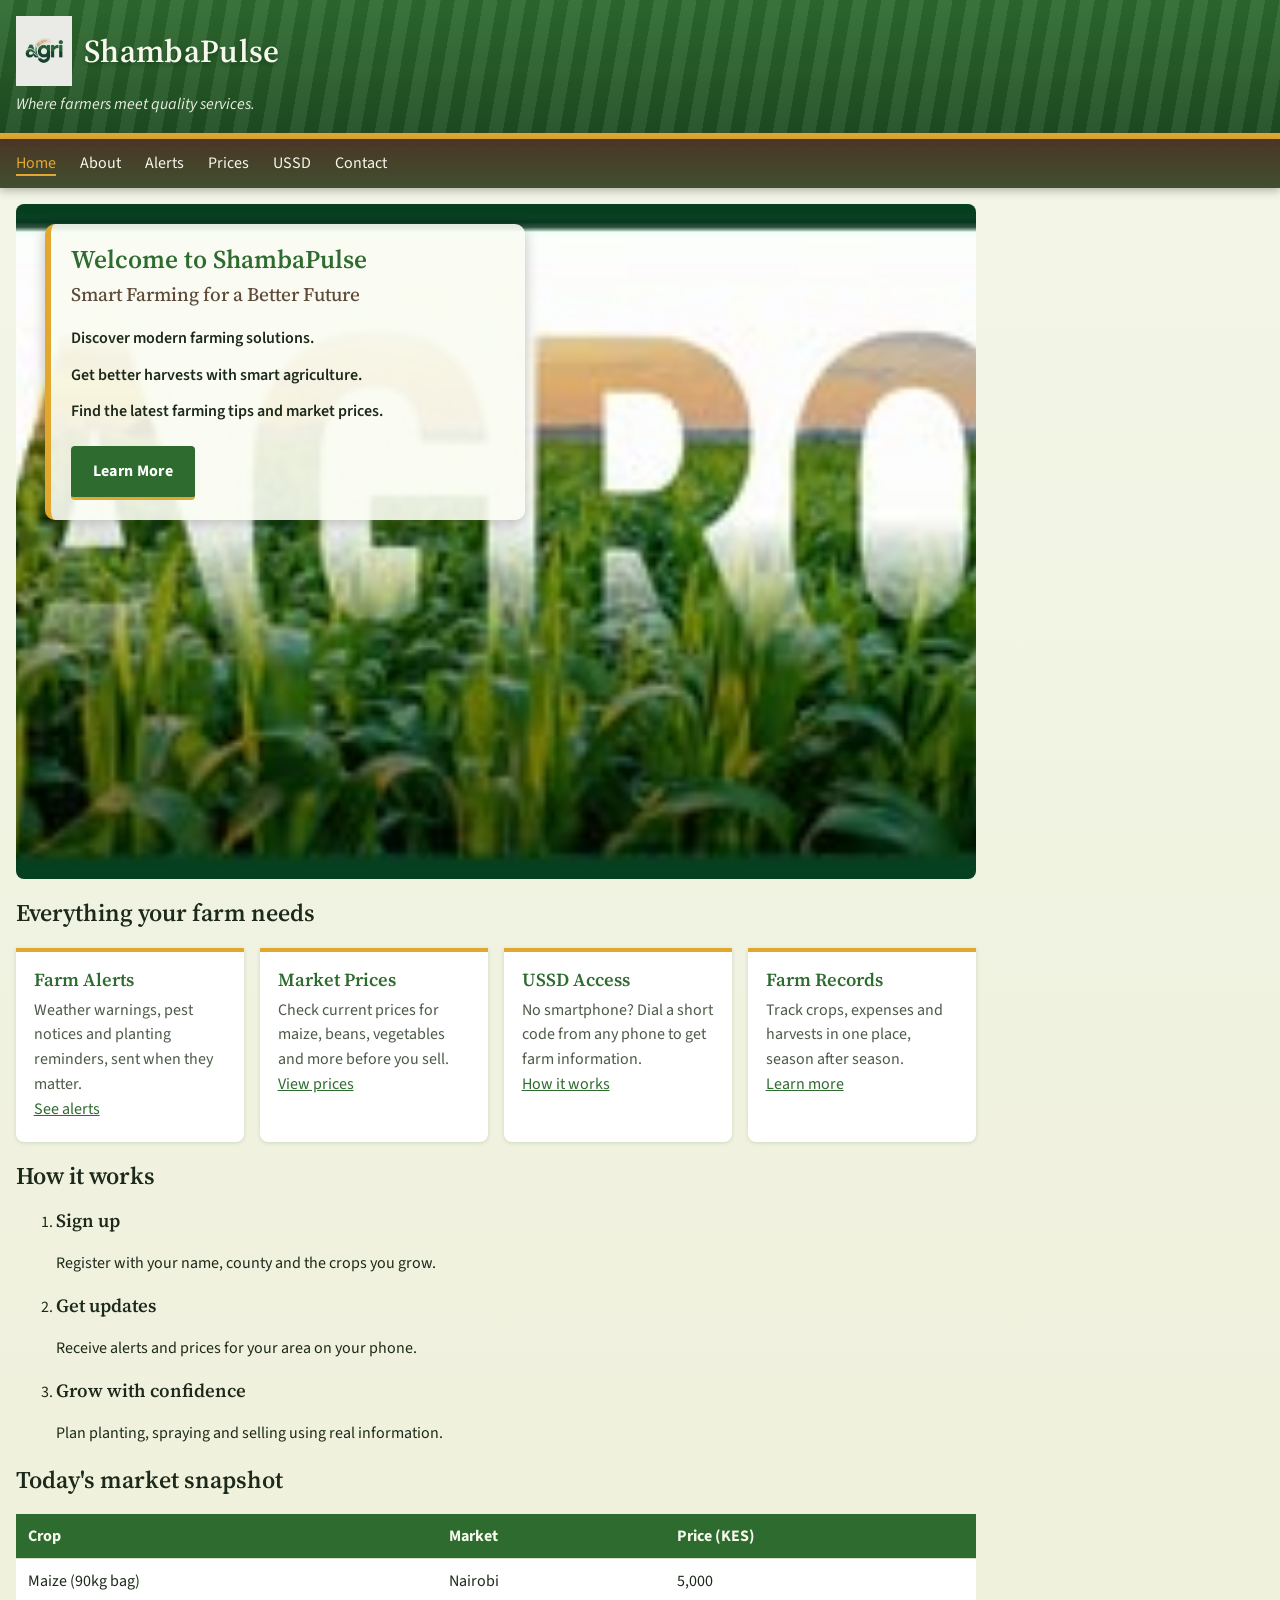
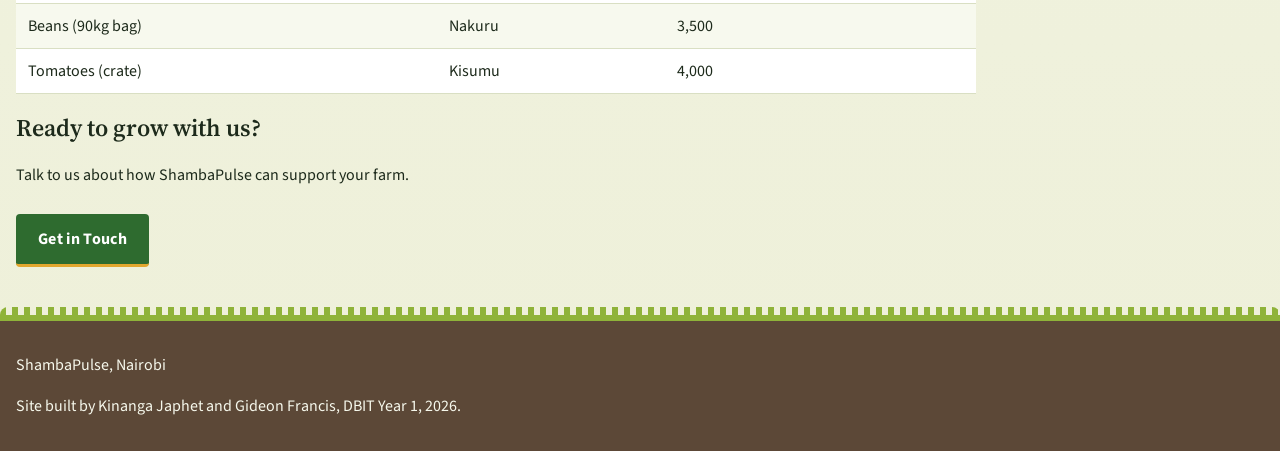
<file: index.html>
<!DOCTYPE html>
<html lang="en">
<head>
<meta charset="utf-8">
<meta name="viewport" content="width=device-width, initial-scale=1.0">
<title>Home - ShambaPulse</title>
<link rel="stylesheet" href="https://fonts.googleapis.com/css2?family=Source+Sans+3:wght@400;600&amp;family=Source+Serif+4:wght@600&amp;display=swap">
<link rel="stylesheet" href="css/style.css">
<link rel="icon" type="image/jpeg" href="img/bcd.jpg">
</head>
<body class="home">

<header>
    <h1>
        <img src="img/logo.jpg" alt="" class="logo">
        ShambaPulse
    </h1>
    <p>Where farmers meet quality services.</p>
</header>

<nav>
    <ul>
        <li><a href="index.html" aria-current="page">Home</a></li>
        <li><a href="about.html">About</a></li>
        <li><a href="alerts.html">Alerts</a></li>
        <li><a href="prices.html">Prices</a></li>
        <li><a href="ussd.html">USSD</a></li>
        <li><a href="contact.html">Contact</a></li>
    </ul>
</nav>

<main>

    <section class="hero">
        <div class="hero-text">
            <h2>Welcome to ShambaPulse</h2>
            <h3>Smart Farming for a Better Future</h3>

            <p>Discover modern farming solutions.</p>
            <p>Get better harvests with smart agriculture.</p>
            <p>Find the latest farming tips and market prices.</p>

            <a href="about.html" class="register-btn">Learn More</a>
        </div>
    </section>

    <section class="features">
        <h2>Everything your farm needs</h2>
        <ul class="card-row">
            <li>
                <h3>Farm Alerts</h3>
                <p>Weather warnings, pest notices and planting reminders, sent when they matter.</p>
                <a href="alerts.html">See alerts</a>
            </li>
            <li>
                <h3>Market Prices</h3>
                <p>Check current prices for maize, beans, vegetables and more before you sell.</p>
                <a href="prices.html">View prices</a>
            </li>
            <li>
                <h3>USSD Access</h3>
                <p>No smartphone? Dial a short code from any phone to get farm information.</p>
                <a href="ussd.html">How it works</a>
            </li>
            <li>
                <h3>Farm Records</h3>
                <p>Track crops, expenses and harvests in one place, season after season.</p>
                <a href="about.html">Learn more</a>
            </li>
        </ul>
    </section>

    <section class="steps">
        <h2>How it works</h2>
        <ol>
            <li>
                <h3>Sign up</h3>
                <p>Register with your name, county and the crops you grow.</p>
            </li>
            <li>
                <h3>Get updates</h3>
                <p>Receive alerts and prices for your area on your phone.</p>
            </li>
            <li>
                <h3>Grow with confidence</h3>
                <p>Plan planting, spraying and selling using real information.</p>
            </li>
        </ol>
    </section>

    <section class="price-preview">
        <h2>Today's market snapshot</h2>
        <table>
            <thead>
                <tr>
                    <th>Crop</th>
                    <th>Market</th>
                    <th>Price (KES)</th>
                </tr>
            </thead>
            <tbody>
                <tr><td>Maize (90kg bag)</td><td>Nairobi</td><td>5,000</td></tr>
                <tr><td>Beans (90kg bag)</td><td>Nakuru</td><td>3,500</td></tr>
                <tr><td>Tomatoes (crate)</td><td>Kisumu</td><td>4,000</td></tr>
            </tbody>
        </table>
        
    </section>

    <section class="cta">
        <h2>Ready to grow with us?</h2>
        <p>Talk to us about how ShambaPulse can support your farm.</p>
        <a href="contact.html" class="hero-button">Get in Touch</a>
    </section>

</main>

<footer>
    <p>ShambaPulse, Nairobi</p>
    <p>Site built by Kinanga Japhet and Gideon Francis, DBIT Year 1, 2026.</p>
</footer>

</body>
</html>
</file>
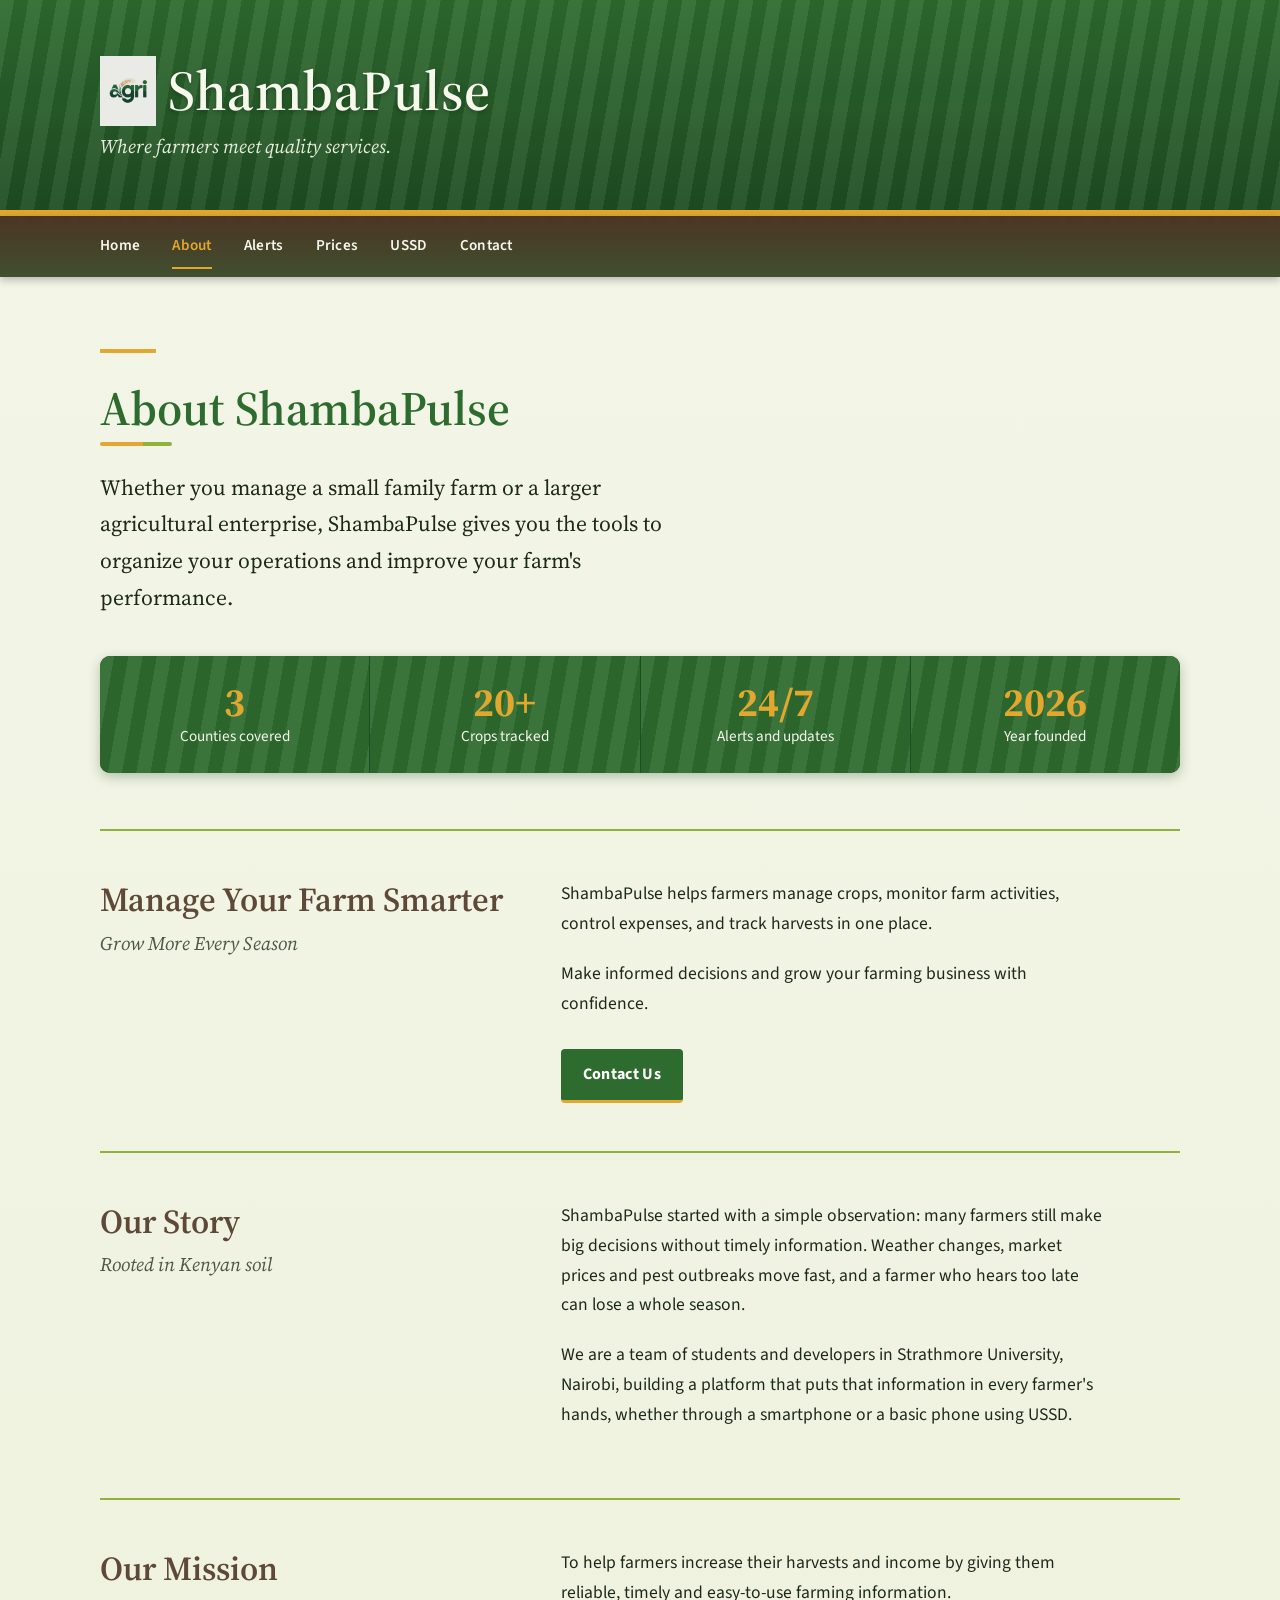
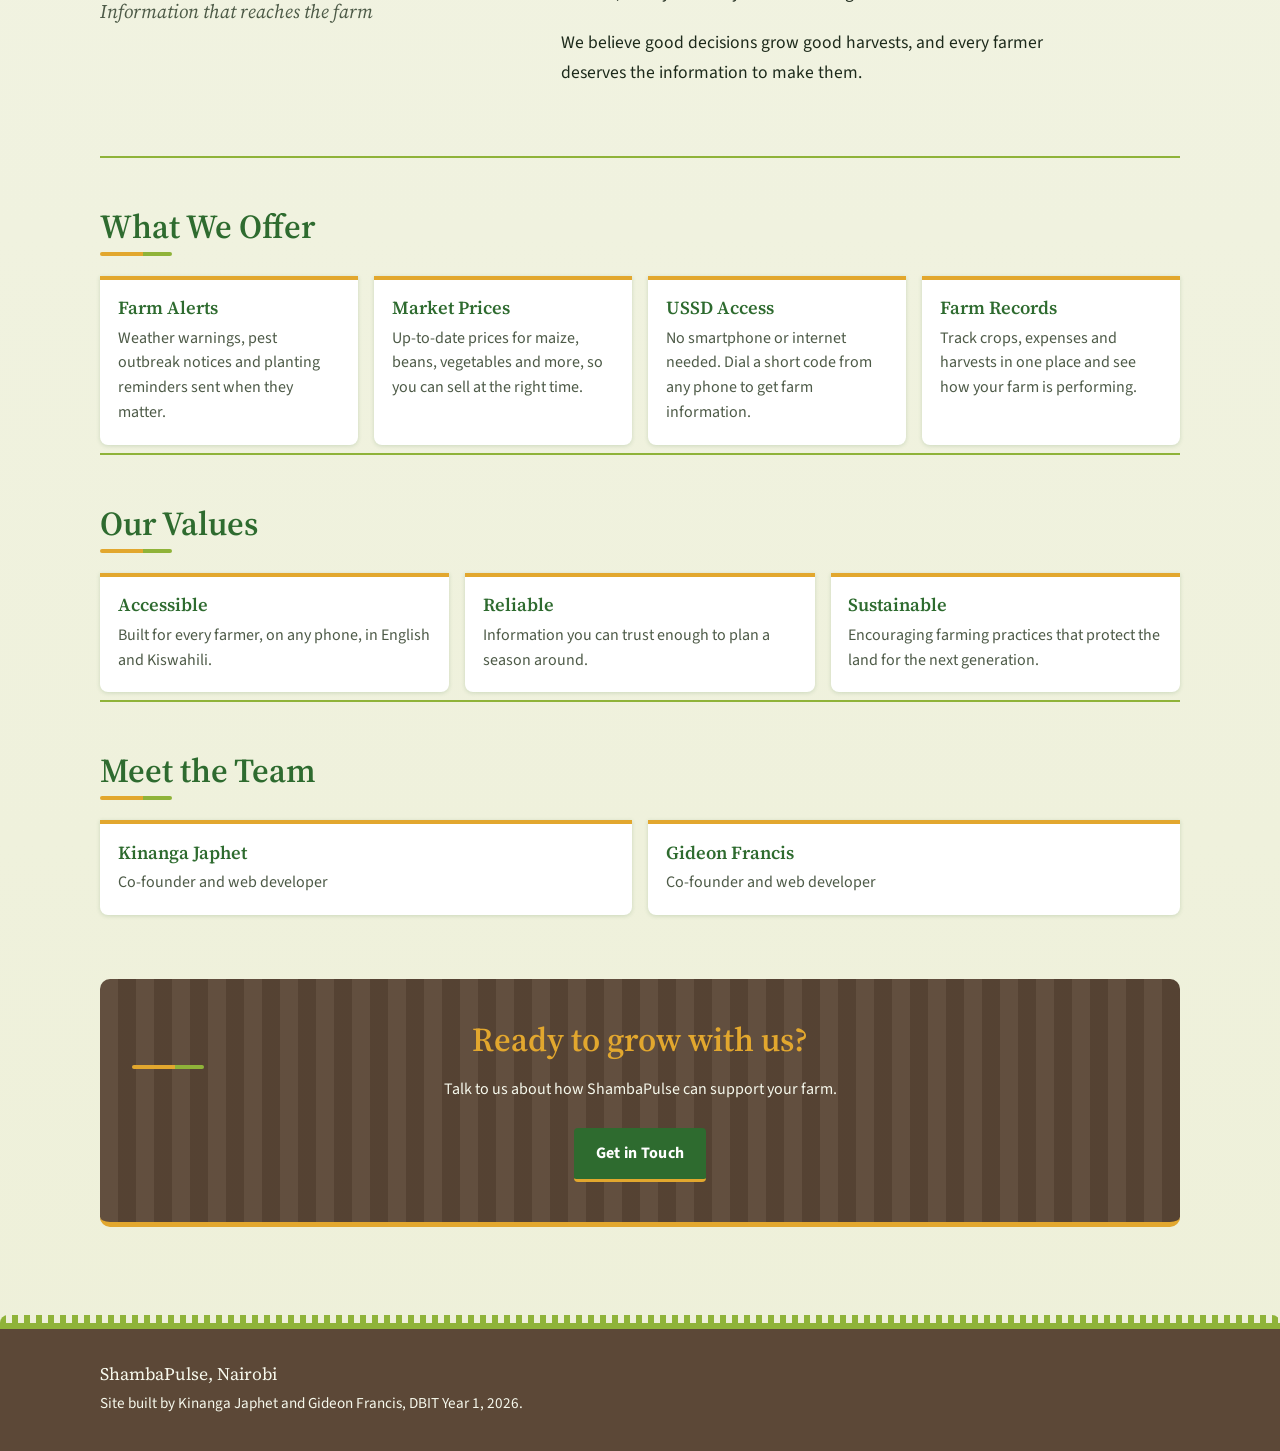
<file: about.html>
<!DOCTYPE html>
<html lang="en">
<head>
<meta charset="utf-8">
<meta name="viewport" content="width=device-width, initial-scale=1.0">
<title>About Us - ShambaPulse</title>
<link rel="stylesheet" href="https://fonts.googleapis.com/css2?family=Source+Sans+3:wght@400;600&amp;family=Source+Serif+4:wght@600&amp;display=swap">
<link rel="stylesheet" href="css/style.css">
<link rel="icon" type="image/jpeg" href="img/bcd.jpg">
</head>
<body class="about">

<header>
    <h1>
        <img src="img/logo.jpg" alt="" class="logo">
        ShambaPulse
    </h1>
    <p>Where farmers meet quality services.</p>
</header>

<nav>
    <ul>
        <li><a href="index.html">Home</a></li>
        <li><a href="about.html" aria-current="page">About</a></li>
        <li><a href="alerts.html">Alerts</a></li>
        <li><a href="prices.html">Prices</a></li>
        <li><a href="ussd.html">USSD</a></li>
        <li><a href="contact.html">Contact</a></li>
    </ul>
</nav>

<main>

    <section class="intro">
        <h2>About ShambaPulse</h2>
        <p>
            Whether you manage a small family farm or a larger
            agricultural enterprise, ShambaPulse gives you the tools
            to organize your operations and improve your farm's
            performance.
        </p>
    </section>

    <section class="stats" aria-label="ShambaPulse at a glance">
        <ul>
            <li><strong>3</strong><span>Counties covered</span></li>
            <li><strong>20+</strong><span>Crops tracked</span></li>
            <li><strong>24/7</strong><span>Alerts and updates</span></li>
            <li><strong>2026</strong><span>Year founded</span></li>
        </ul>
    </section>

    <section class="detail">
        <div class="detail-head">
            <h2>Manage Your Farm Smarter</h2>
            <h3>Grow More Every Season</h3>
        </div>

        <div class="detail-body">
            <p>
                ShambaPulse helps farmers manage crops, monitor farm
                activities, control expenses, and track harvests in
                one place.
            </p>
            <p>
                Make informed decisions and grow your farming business
                with confidence.
            </p>
            <a href="contact.html" class="hero-button">Contact Us</a>
        </div>
    </section>

    <section class="detail">
        <div class="detail-head">
            <h2>Our Story</h2>
            <h3>Rooted in Kenyan soil</h3>
        </div>

        <div class="detail-body">
            <p>
                ShambaPulse started with a simple observation: many
                farmers still make big decisions without timely
                information. Weather changes, market prices and pest
                outbreaks move fast, and a farmer who hears too late
                can lose a whole season.
            </p>
            <p>
                We are a team of students and developers in Strathmore University, Nairobi,
                building a platform that puts that information in
                every farmer's hands, whether through a smartphone or
                a basic phone using USSD.
            </p>
        </div>
    </section>

    <section class="detail">
        <div class="detail-head">
            <h2>Our Mission</h2>
            <h3>Information that reaches the farm</h3>
        </div>

        <div class="detail-body">
            <p>
                To help farmers increase their harvests and income by
                giving them reliable, timely and easy-to-use farming
                information.
            </p>
            <p>
                We believe good decisions grow good harvests, and
                every farmer deserves the information to make them.
            </p>
        </div>
    </section>

    <section class="services">
        <h2>What We Offer</h2>
        <ul class="card-row">
            <li>
                <h3>Farm Alerts</h3>
                <p>Weather warnings, pest outbreak notices and planting reminders sent when they matter.</p>
            </li>
            <li>
                <h3>Market Prices</h3>
                <p>Up-to-date prices for maize, beans, vegetables and more, so you can sell at the right time.</p>
            </li>
            <li>
                <h3>USSD Access</h3>
                <p>No smartphone or internet needed. Dial a short code from any phone to get farm information.</p>
            </li>
            <li>
                <h3>Farm Records</h3>
                <p>Track crops, expenses and harvests in one place and see how your farm is performing.</p>
            </li>
        </ul>
    </section>

    <section class="values">
        <h2>Our Values</h2>
        <ul class="card-row">
            <li>
                <h3>Accessible</h3>
                <p>Built for every farmer, on any phone, in English and Kiswahili.</p>
            </li>
            <li>
                <h3>Reliable</h3>
                <p>Information you can trust enough to plan a season around.</p>
            </li>
            <li>
                <h3>Sustainable</h3>
                <p>Encouraging farming practices that protect the land for the next generation.</p>
            </li>
        </ul>
    </section>

    <section class="team">
        <h2>Meet the Team</h2>
        <ul class="card-row">
            <li>
                <h3>Kinanga Japhet</h3>
                <p>Co-founder and web developer</p>
            </li>
            <li>
                <h3>Gideon Francis</h3>
                <p>Co-founder and web developer</p>
            </li>
        </ul>
    </section>

    <section class="cta">
        <h2>Ready to grow with us?</h2>
        <p>Talk to us about how ShambaPulse can support your farm.</p>
        <a href="contact.html" class="hero-button">Get in Touch</a>
    </section>

</main>

<footer>
    <p>ShambaPulse, Nairobi</p>
    <p>Site built by Kinanga Japhet and Gideon Francis, DBIT Year 1, 2026.</p>
</footer>

</body>
</html>
</file>
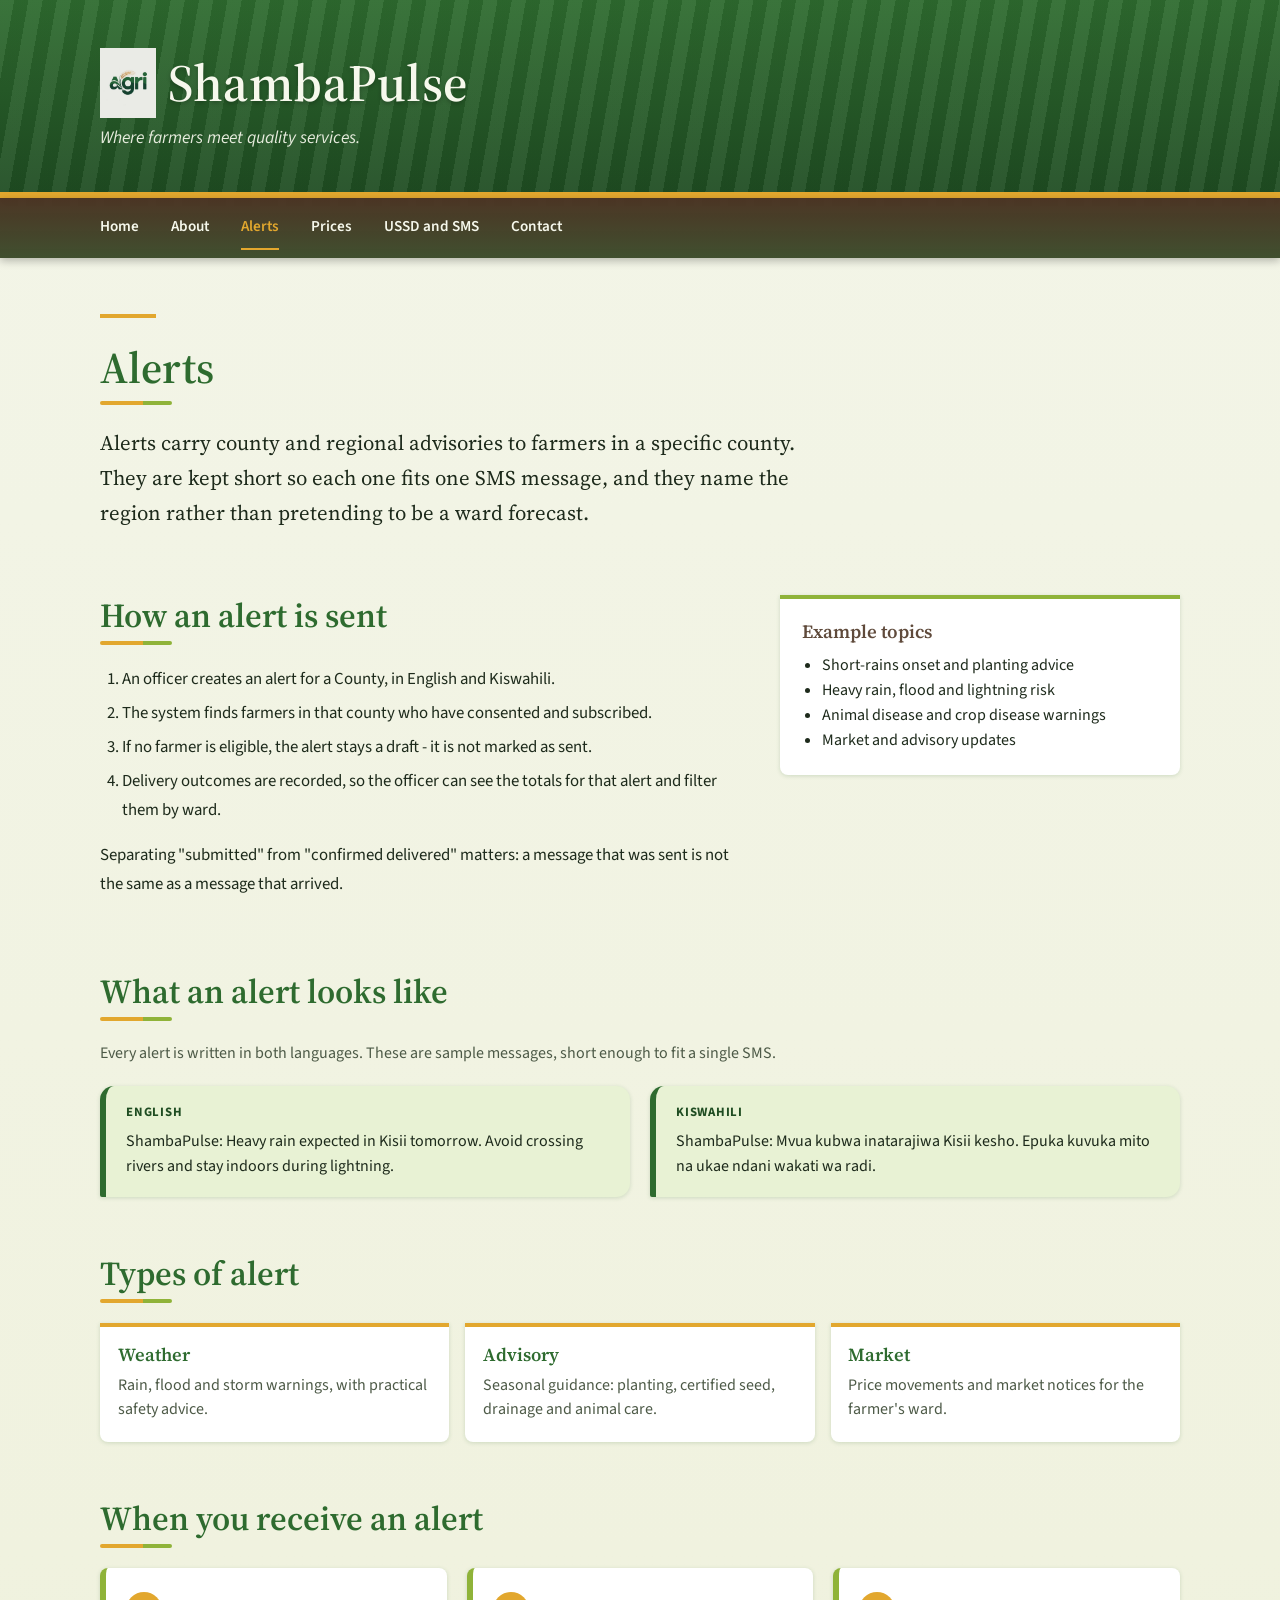
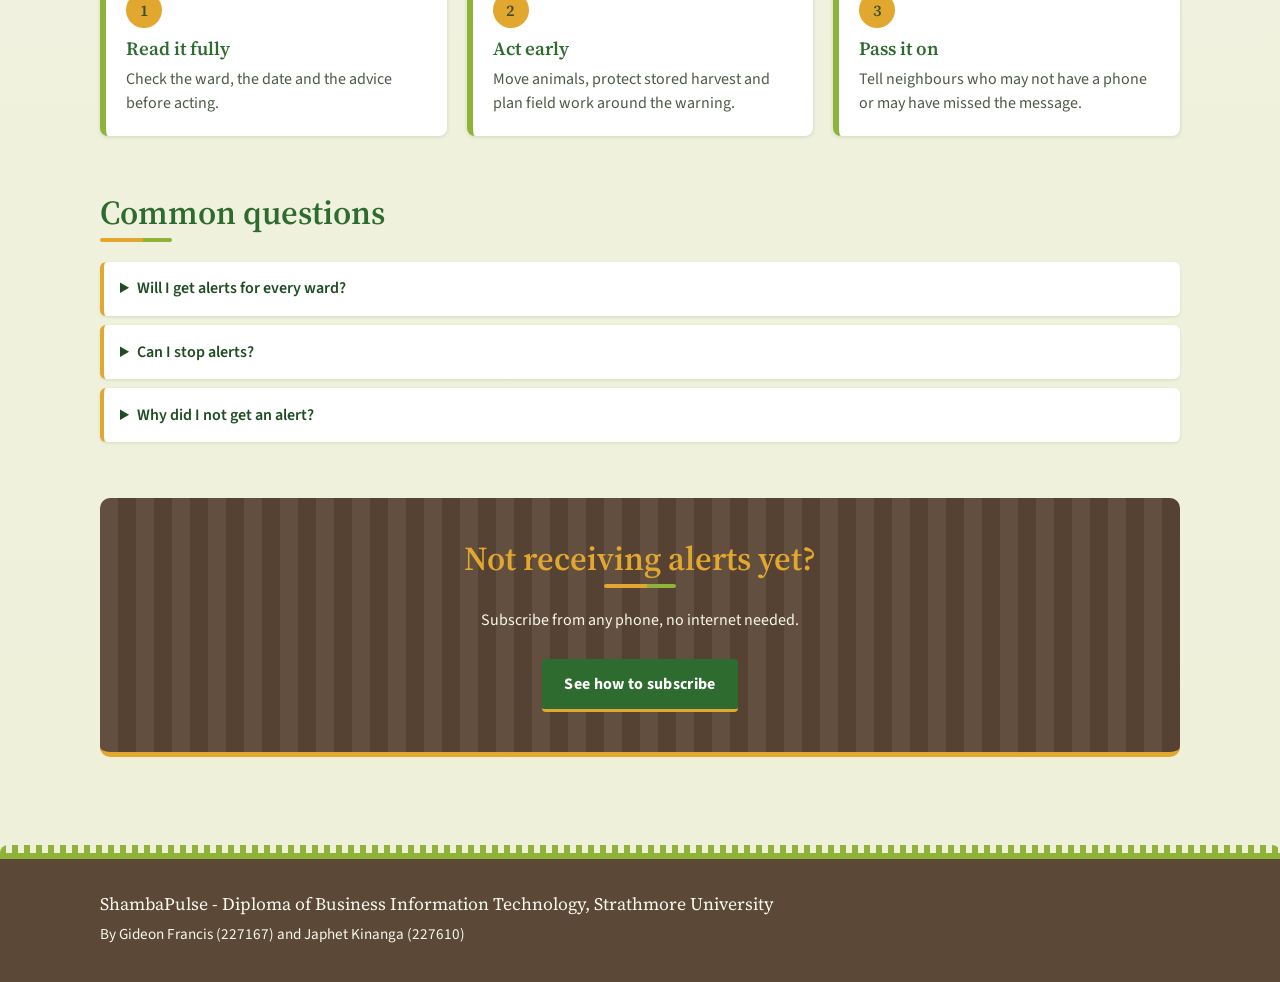
<file: alerts.html>
<!DOCTYPE html>
<html lang="en">
<head>
<meta charset="UTF-8">
<meta name="viewport" content="width=device-width, initial-scale=1.0">
<title>Alerts - ShambaPulse</title>
<link rel="stylesheet" href="https://fonts.googleapis.com/css2?family=Source+Sans+3:wght@400;600&amp;family=Source+Serif+4:wght@600&amp;display=swap">
<link rel="stylesheet" href="css/style.css">
<link rel="icon" type="image/jpeg" href="img/bcd.jpg">
</head>
<body class="inner">

<header>
   <h1>
        <img src="img/logo.jpg" alt="" class="logo">
        ShambaPulse
    </h1>
    <p>Where farmers meet quality services.</p>
</header>

<nav>
    <ul>
        <li><a href="index.html">Home</a></li>
        <li><a href="about.html">About</a></li>
        <li><a href="alerts.html" aria-current="page">Alerts</a></li>
        <li><a href="prices.html">Prices</a></li>
        <li><a href="ussd.html">USSD and SMS</a></li>
        <li><a href="contact.html">Contact</a></li>
    </ul>
</nav>

<main>

    <section class="page-intro">
        <h2>Alerts</h2>
        <p>
            Alerts carry county and regional advisories to farmers in a
            specific county. They are kept short so each one fits one SMS
            message, and they name the region rather than pretending to
            be a ward forecast.
        </p>
    </section>

    <section class="split">
        <div class="content">
            <h2>How an alert is sent</h2>
            <ol>
                <li>An officer creates an alert for a County, in English and Kiswahili.</li>
                <li>The system finds farmers in that county who have consented and subscribed.</li>
                <li>If no farmer is eligible, the alert stays a draft - it is not marked as sent.</li>
                <li>Delivery outcomes are recorded, so the officer can see the totals for that alert and filter them by ward.</li>
            </ol>
            <p>
                Separating "submitted" from "confirmed delivered" matters:
                a message that was sent is not the same as a message that
                arrived.
            </p>
        </div>

        <aside class="side">
            <h3>Example topics</h3>
            <ul>
                <li>Short-rains onset and planting advice</li>
                <li>Heavy rain, flood and lightning risk</li>
                <li>Animal disease and crop disease warnings</li>
                <li>Market and advisory updates</li>
            </ul>
        </aside>
    </section>

    <section class="sample-alerts">
        <h2>What an alert looks like</h2>
        <p class="lead">
            Every alert is written in both languages. These are sample
            messages, short enough to fit a single SMS.
        </p>
        <div class="sms-row">
            <div class="sms">
                <span class="sms-label">English</span>
                <p>ShambaPulse: Heavy rain expected in Kisii tomorrow. Avoid crossing rivers and stay indoors during lightning.</p>
            </div>
            <div class="sms">
                <span class="sms-label">Kiswahili</span>
                <p>ShambaPulse: Mvua kubwa inatarajiwa Kisii kesho. Epuka kuvuka mito na ukae ndani wakati wa radi.</p>
            </div>
        </div>
    </section>

    <section class="types">
        <h2>Types of alert</h2>
        <ul class="card-row">
            <li>
                <h3>Weather</h3>
                <p>Rain, flood and storm warnings, with practical safety advice.</p>
            </li>
            <li>
                <h3>Advisory</h3>
                <p>Seasonal guidance: planting, certified seed, drainage and animal care.</p>
            </li>
            <li>
                <h3>Market</h3>
                <p>Price movements and market notices for the farmer's ward.</p>
            </li>
        </ul>
    </section>

    <section class="steps">
        <h2>When you receive an alert</h2>
        <ol>
            <li>
                <h3>Read it fully</h3>
                <p>Check the ward, the date and the advice before acting.</p>
            </li>
            <li>
                <h3>Act early</h3>
                <p>Move animals, protect stored harvest and plan field work around the warning.</p>
            </li>
            <li>
                <h3>Pass it on</h3>
                <p>Tell neighbours who may not have a phone or may have missed the message.</p>
            </li>
        </ol>
    </section>

    <section class="faq">
        <h2>Common questions</h2>

        <details>
            <summary>Will I get alerts for every ward?</summary>
            <p>You receive alerts for your home county by default. You can add further wards from the USSD menu.</p>
        </details>

        <details>
            <summary>Can I stop alerts?</summary>
            <p>Yes. Choose "Opt out of alerts" in the USSD menu at any time.</p>
        </details>

        <details>
            <summary>Why did I not get an alert?</summary>
            <p>Alerts only go to farmers in the county who have consented and subscribed. Check your subscription from the USSD menu.</p>
        </details>
    </section>

    <section class="cta">
        <h2>Not receiving alerts yet?</h2>
        <p>Subscribe from any phone, no internet needed.</p>
        <a href="ussd.html" class="hero-button">See how to subscribe</a>
    </section>

</main>

<footer>
    <p>ShambaPulse - Diploma of Business Information Technology, Strathmore University</p>
    <p>By Gideon Francis (227167) and Japhet Kinanga (227610)</p>
</footer>

</body>
</html>
</file>
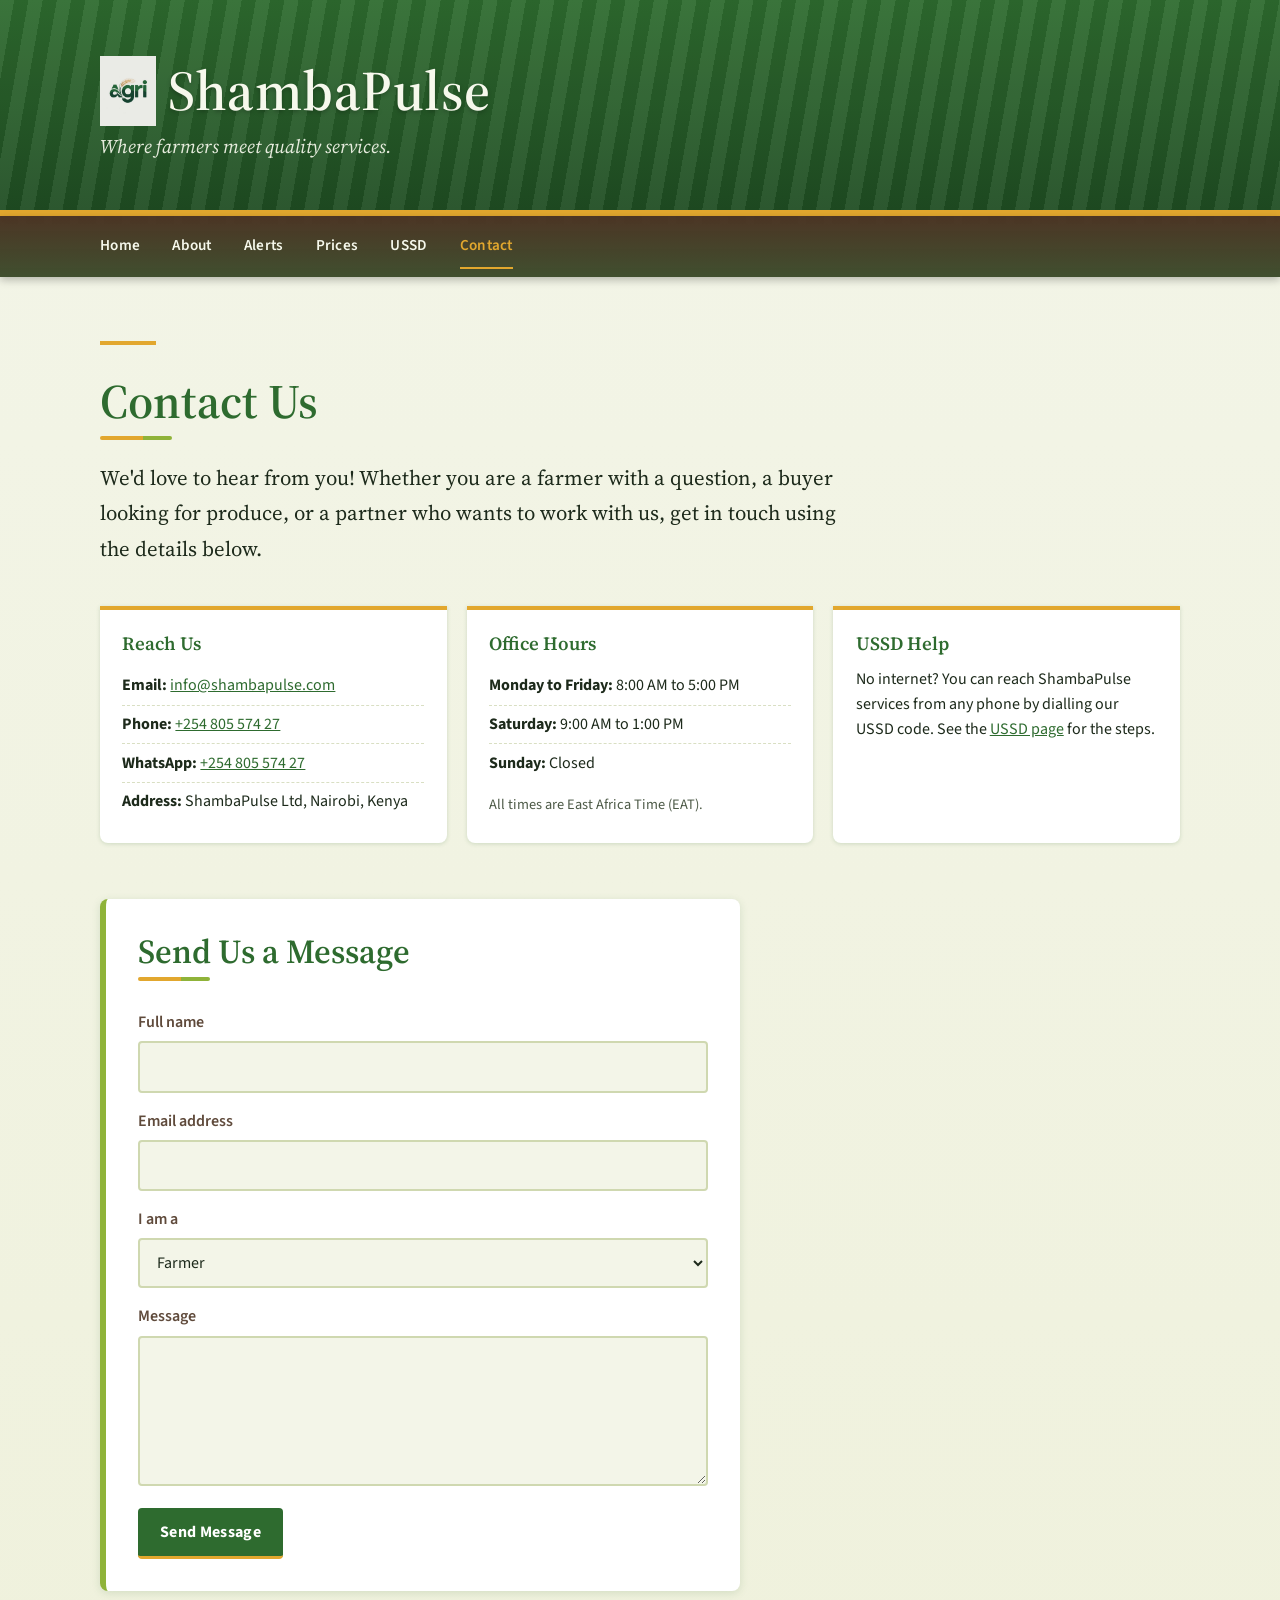
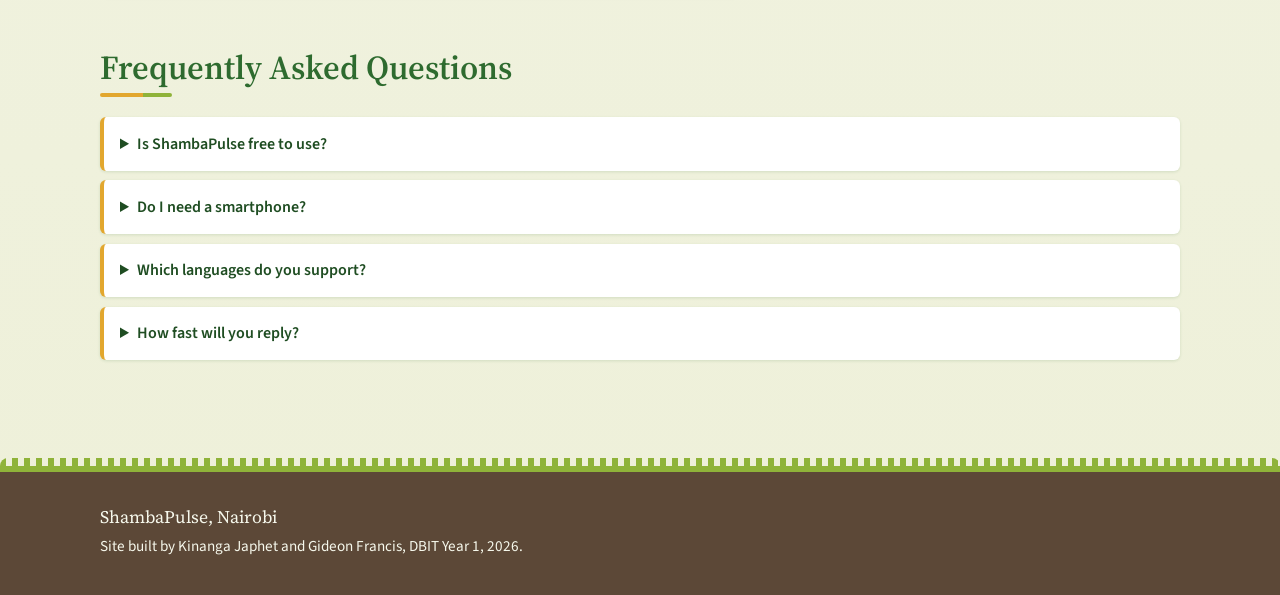
<file: contact.html>
<!DOCTYPE html>
<html lang="en">
<head>
<meta charset="utf-8">
<meta name="viewport" content="width=device-width, initial-scale=1.0">
<title>Contact Us - ShambaPulse</title>
<link rel="stylesheet" href="https://fonts.googleapis.com/css2?family=Source+Sans+3:wght@400;600&amp;family=Source+Serif+4:wght@600&amp;display=swap">
<link rel="stylesheet" href="css/style.css">
<link rel="icon" type="image/jpeg" href="img/bcd.jpg">
</head>
<body class="contact">

<header>
    <h1>
        <img src="img/logo.jpg" alt="" class="logo">
        ShambaPulse
    </h1>
    <p>Where farmers meet quality services.</p>
</header>

<nav>
    <ul>
        <li><a href="index.html">Home</a></li>
        <li><a href="about.html">About</a></li>
        <li><a href="alerts.html">Alerts</a></li>
        <li><a href="prices.html">Prices</a></li>
        <li><a href="ussd.html">USSD</a></li>
        <li><a href="contact.html" aria-current="page">Contact</a></li>
    </ul>
</nav>

<main>

    <section class="contact-intro">
        <h2>Contact Us</h2>
        <p>
            We'd love to hear from you! Whether you are a farmer with
            a question, a buyer looking for produce, or a partner who
            wants to work with us, get in touch using the details
            below.
        </p>
    </section>

    <section class="contact-grid">

        <div class="contact-card">
            <h3>Reach Us</h3>
            <ul>
                <li><strong>Email:</strong> <a href="mailto:info@shambapulse.com">info@shambapulse.com</a></li>
                <li><strong>Phone:</strong> <a href="tel:+25480557427">+254 805 574 27</a></li>
                <li><strong>WhatsApp:</strong> <a href="https://wa.me/25480557427">+254 805 574 27</a></li>
                <li><strong>Address:</strong> ShambaPulse Ltd, Nairobi, Kenya</li>
            </ul>
        </div>

        <div class="contact-card">
            <h3>Office Hours</h3>
            <ul>
                <li><strong>Monday to Friday:</strong> 8:00 AM to 5:00 PM</li>
                <li><strong>Saturday:</strong> 9:00 AM to 1:00 PM</li>
                <li><strong>Sunday:</strong> Closed</li>
            </ul>
            <p class="note">All times are East Africa Time (EAT).</p>
        </div>

        <div class="contact-card">
            <h3>USSD Help</h3>
            <p>
                No internet? You can reach ShambaPulse services from
                any phone by dialling our USSD code. See the
                <a href="ussd.html">USSD page</a> for the steps.
            </p>
        </div>

    </section>

    <section class="contact-form-section">
        <h2>Send Us a Message</h2>
        <form action="mailto:info@shambapulse.com" method="post" enctype="text/plain">
            <label for="name">Full name</label>
            <input type="text" id="name" name="name" required>

            <label for="email">Email address</label>
            <input type="email" id="email" name="email" required>

            <label for="subject">I am a</label>
            <select id="subject" name="subject">
                <option>Farmer</option>
                <option>Buyer</option>
                <option>Partner or organisation</option>
                <option>Other</option>
            </select>

            <label for="message">Message</label>
            <textarea id="message" name="message" rows="5" required></textarea>

            <button type="submit" class="hero-button">Send Message</button>
        </form>
    </section>

    <section class="faq">
        <h2>Frequently Asked Questions</h2>

        <details>
            <summary>Is ShambaPulse free to use?</summary>
            <p>Basic alerts and price information are free. Details of any paid features will be shared as they launch.</p>
        </details>

        <details>
            <summary>Do I need a smartphone?</summary>
            <p>No. You can use our USSD service from any mobile phone, with no internet needed.</p>
        </details>

        <details>
            <summary>Which languages do you support?</summary>
            <p>English and Kiswahili.</p>
        </details>

        <details>
            <summary>How fast will you reply?</summary>
            <p>We aim to respond to every message within two working days.</p>
        </details>
    </section>

</main>

<footer>
    <p>ShambaPulse, Nairobi</p>
    <p>Site built by Kinanga Japhet and Gideon Francis, DBIT Year 1, 2026.</p>
</footer>

</body>
</html>
</file>
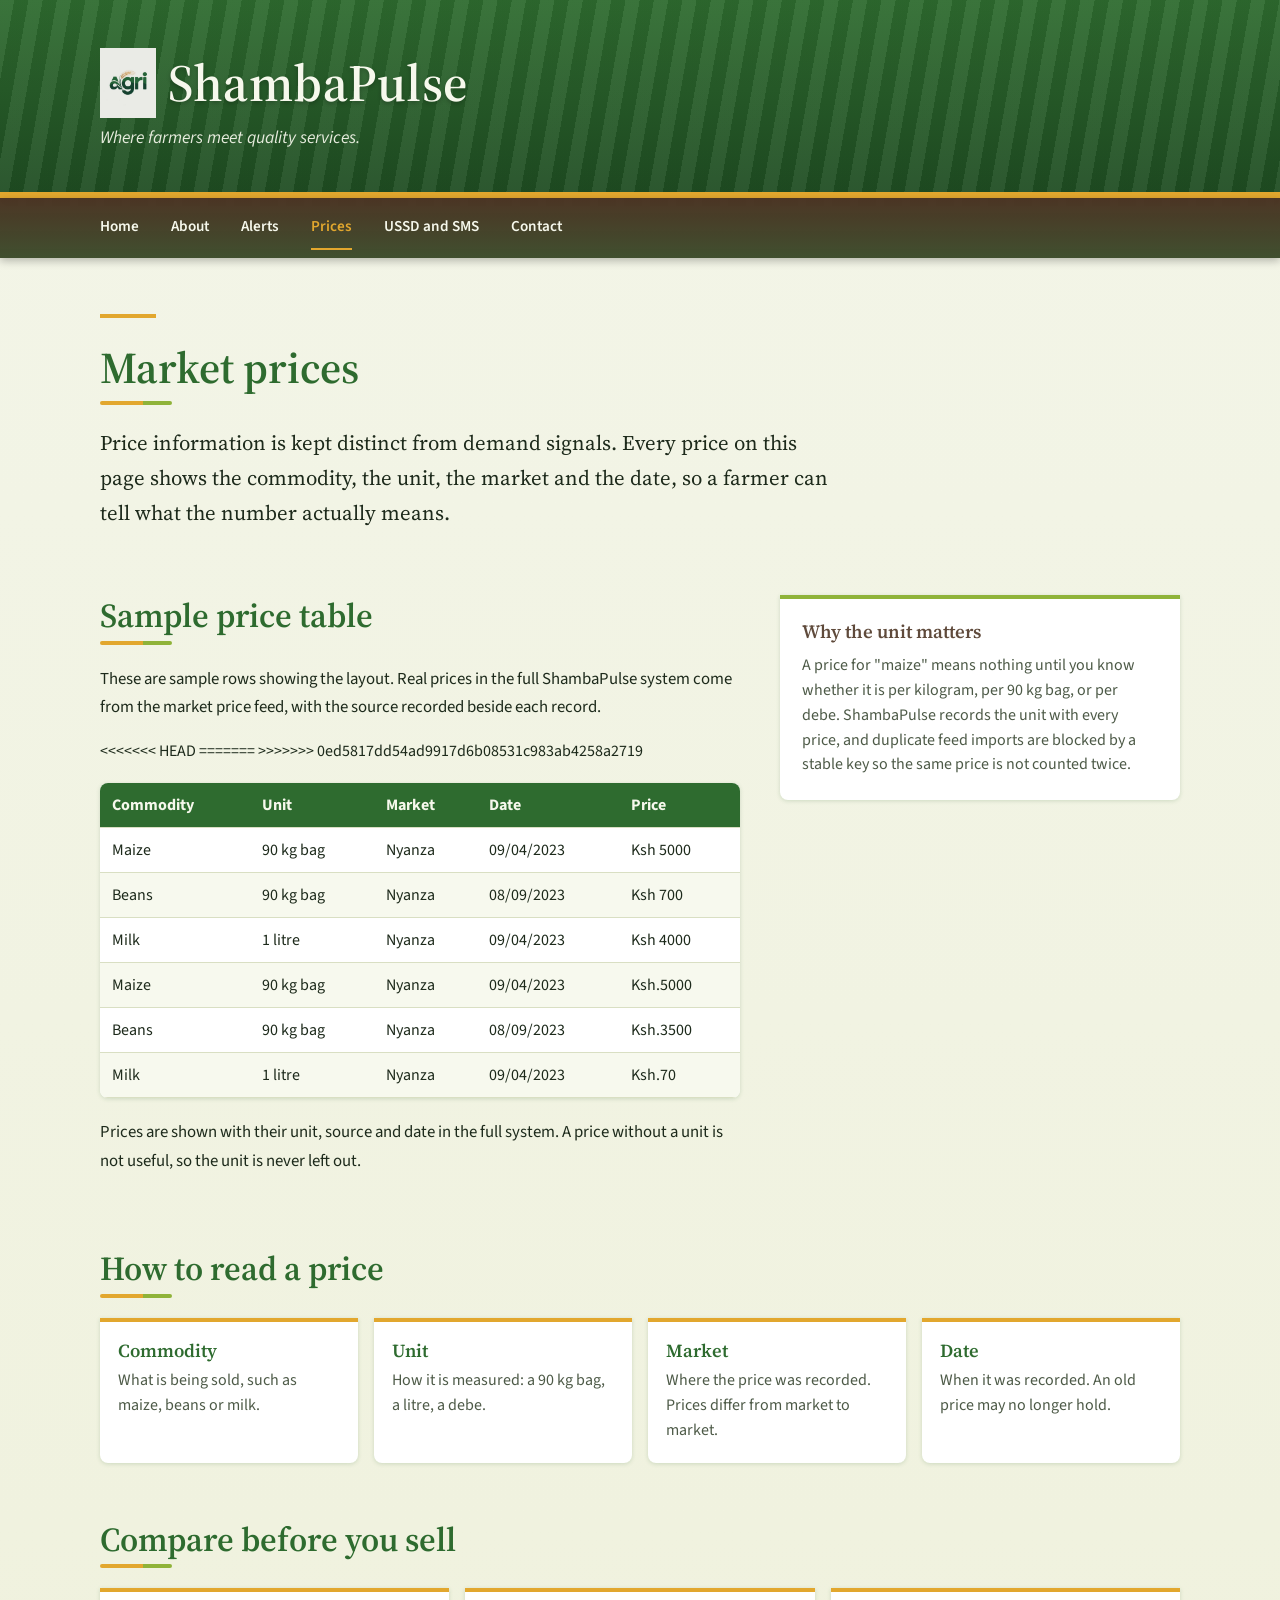
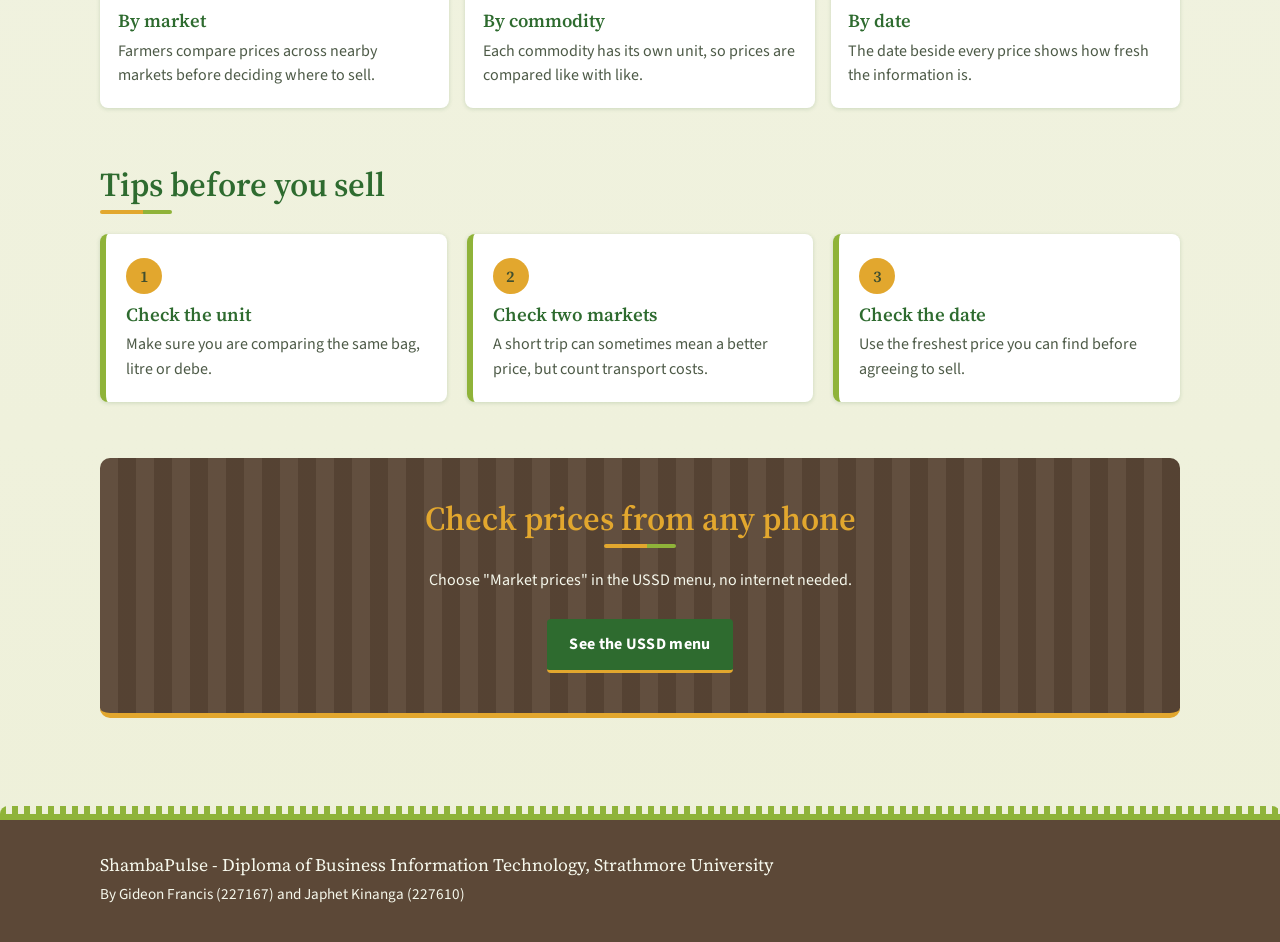
<file: prices.html>
<!DOCTYPE html>
<html lang="en">
<head>
<meta charset="UTF-8">
<meta name="viewport" content="width=device-width, initial-scale=1.0">
<title>Prices - ShambaPulse</title>
<link rel="stylesheet" href="https://fonts.googleapis.com/css2?family=Source+Sans+3:wght@400;600&amp;family=Source+Serif+4:wght@600&amp;display=swap">
<link rel="stylesheet" href="css/style.css">
<link rel="icon" type="image/jpeg" href="img/bcd.jpg">
</head>
<body class="inner">

<header>
    <h1>
        <img src="img/logo.jpg" alt="" class="logo">
        ShambaPulse
    </h1>
    <p>Where farmers meet quality services.</p>
</header>

<nav>
    <ul>
        <li><a href="index.html">Home</a></li>
        <li><a href="about.html">About</a></li>
        <li><a href="alerts.html">Alerts</a></li>
        <li><a href="prices.html" aria-current="page">Prices</a></li>
        <li><a href="ussd.html">USSD and SMS</a></li>
        <li><a href="contact.html">Contact</a></li>
    </ul>
</nav>

<main>

    <section class="page-intro">
        <h2>Market prices</h2>
        <p>
            Price information is kept distinct from demand signals.
            Every price on this page shows the commodity, the unit, the
            market and the date, so a farmer can tell what the number
            actually means.
        </p>
    </section>

    <section class="split">
        <div class="content">
            <h2>Sample price table</h2>
            <p>
                These are sample rows showing the layout. Real prices in
                the full ShambaPulse system come from the market price
                feed, with the source recorded beside each record.
            </p>

            <table>
                <thead>
                    <tr>
                        <th>Commodity</th>
                        <th>Unit</th>
                        <th>Market</th>
                        <th>Date</th>
                        <th>Price</th>
                    </tr>
                </thead>
                <tbody>
<<<<<<< HEAD
                    <tr><td>Maize</td><td>90 kg bag</td><td>Nyanza</td><td>09/04/2023</td><td>Ksh 5000</td></tr>
                    <tr><td>Beans</td><td>90 kg bag</td><td>Nyanza</td><td>08/09/2023</td><td>Ksh 700</td></tr>
                    <tr><td>Milk</td><td>1 litre</td><td>Nyanza</td><td>09/04/2023</td><td>Ksh 4000</td></tr>
=======
                    <tr><td>Maize</td><td>90 kg bag</td><td>Nyanza</td><td>09/04/2023</td><td> Ksh.5000</td></tr>
                    <tr><td>Beans</td><td>90 kg bag</td><td>Nyanza</td><td>08/09/2023</td><td>Ksh.3500</td></tr>
                    <tr><td>Milk</td><td>1 litre</td><td>Nyanza</td><td>09/04/2023</td><td>Ksh.70</td></tr>
>>>>>>> 0ed5817dd54ad9917d6b08531c983ab4258a2719
                </tbody>
            </table>

            <p>
                Prices are shown with their unit, source and date in the
                full system. A price without a unit is not useful, so the
                unit is never left out.
            </p>
        </div>

        <aside class="side">
            <h3>Why the unit matters</h3>
            <p>
                A price for "maize" means nothing until you know whether
                it is per kilogram, per 90 kg bag, or per debe.
                ShambaPulse records the unit with every price, and
                duplicate feed imports are blocked by a stable key so the
                same price is not counted twice.
            </p>
        </aside>
    </section>

    <section class="reading">
        <h2>How to read a price</h2>
        <ul class="card-row">
            <li>
                <h3>Commodity</h3>
                <p>What is being sold, such as maize, beans or milk.</p>
            </li>
            <li>
                <h3>Unit</h3>
                <p>How it is measured: a 90 kg bag, a litre, a debe.</p>
            </li>
            <li>
                <h3>Market</h3>
                <p>Where the price was recorded. Prices differ from market to market.</p>
            </li>
            <li>
                <h3>Date</h3>
                <p>When it was recorded. An old price may no longer hold.</p>
            </li>
        </ul>
    </section>

    <section class="compare">
        <h2>Compare before you sell</h2>
        <ul class="card-row">
            <li>
                <h3>By market</h3>
                <p>Farmers compare prices across nearby markets before deciding where to sell.</p>
            </li>
            <li>
                <h3>By commodity</h3>
                <p>Each commodity has its own unit, so prices are compared like with like.</p>
            </li>
            <li>
                <h3>By date</h3>
                <p>The date beside every price shows how fresh the information is.</p>
            </li>
        </ul>
    </section>

    <section class="steps">
        <h2>Tips before you sell</h2>
        <ol>
            <li>
                <h3>Check the unit</h3>
                <p>Make sure you are comparing the same bag, litre or debe.</p>
            </li>
            <li>
                <h3>Check two markets</h3>
                <p>A short trip can sometimes mean a better price, but count transport costs.</p>
            </li>
            <li>
                <h3>Check the date</h3>
                <p>Use the freshest price you can find before agreeing to sell.</p>
            </li>
        </ol>
    </section>

    <section class="cta">
        <h2>Check prices from any phone</h2>
        <p>Choose "Market prices" in the USSD menu, no internet needed.</p>
        <a href="ussd.html" class="hero-button">See the USSD menu</a>
    </section>

</main>

<footer>
    <p>ShambaPulse - Diploma of Business Information Technology, Strathmore University</p>
    <p>By Gideon Francis (227167) and Japhet Kinanga (227610)</p>
</footer>

</body>
</html>
</file>
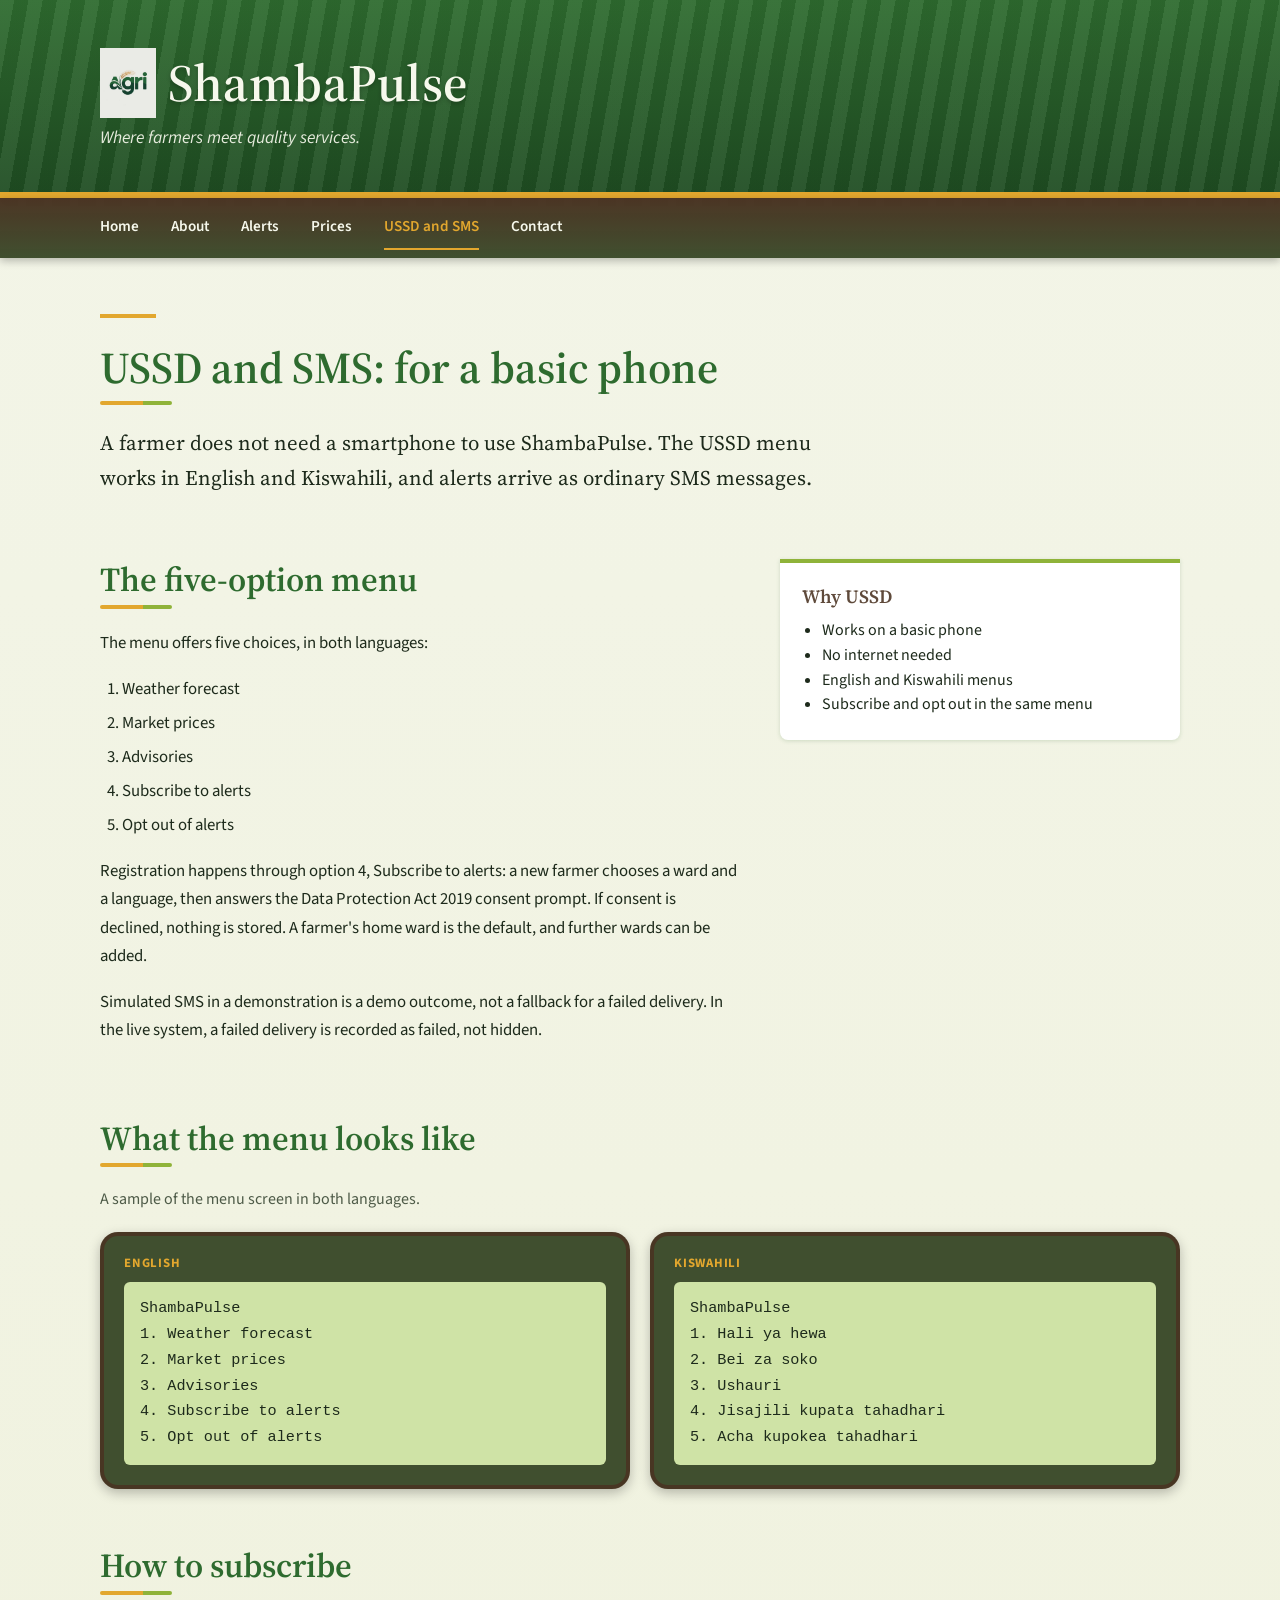
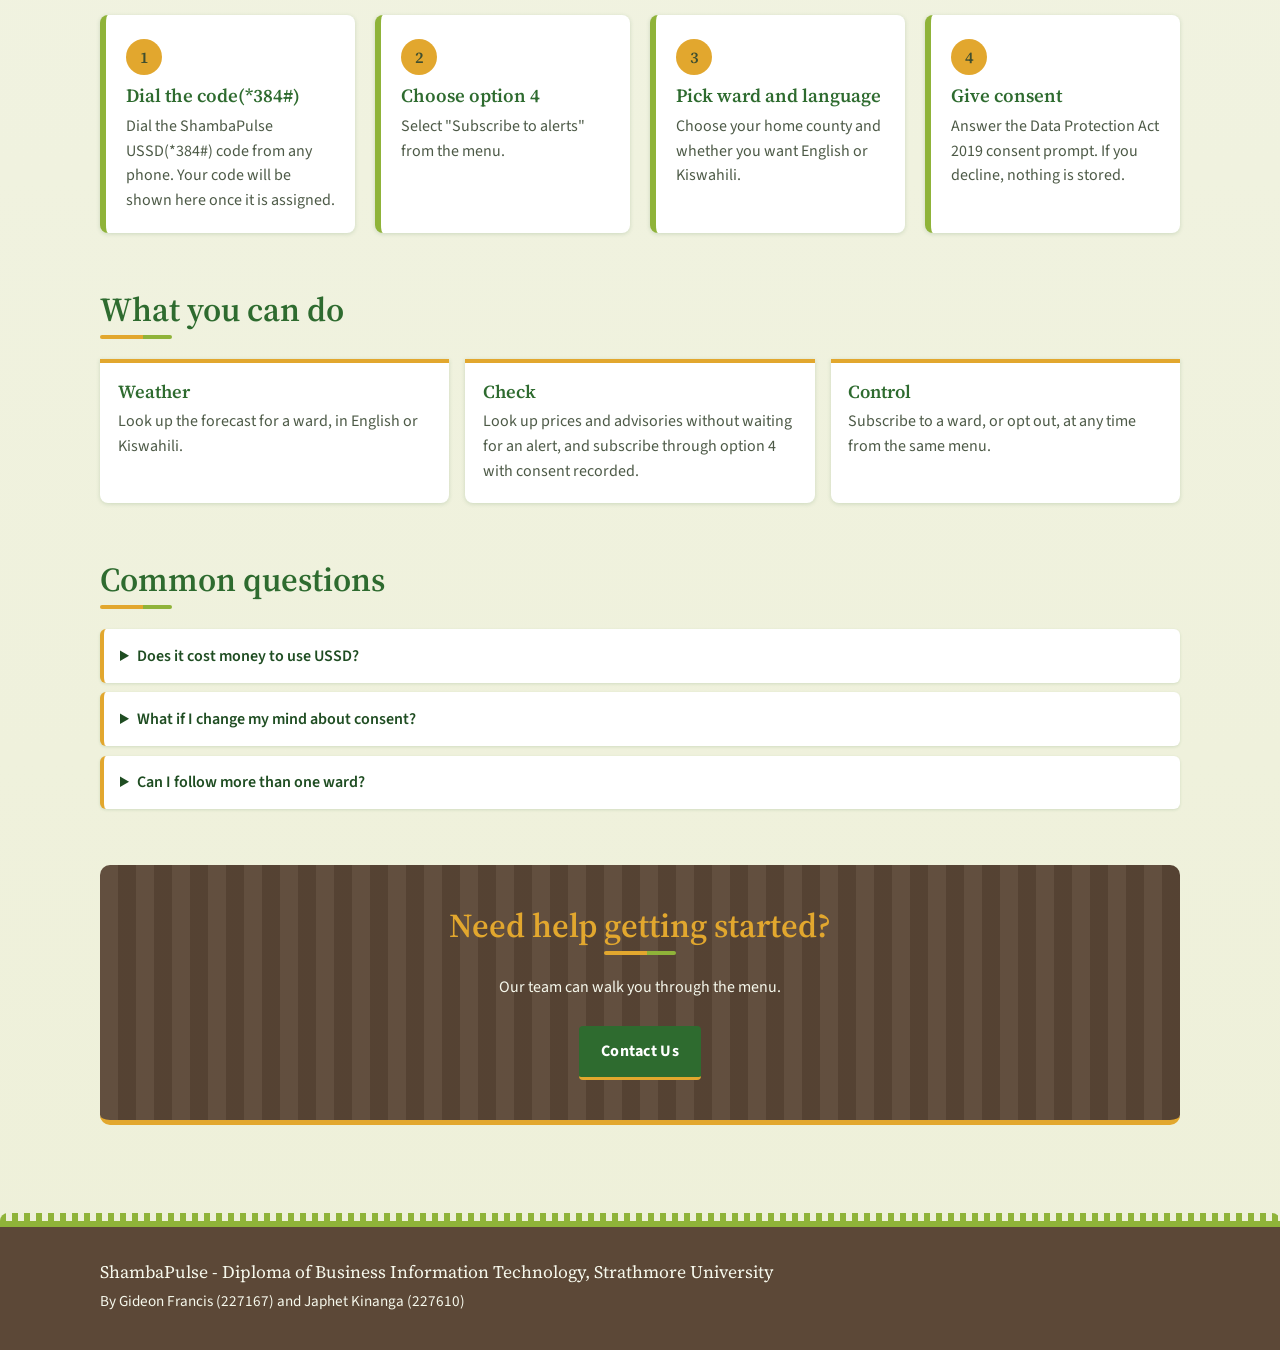
<file: ussd.html>
<!DOCTYPE html>
<html lang="en">
<head>
<meta charset="UTF-8">
<meta name="viewport" content="width=device-width, initial-scale=1.0">
<title>USSD and SMS - ShambaPulse</title>
<link rel="stylesheet" href="https://fonts.googleapis.com/css2?family=Source+Sans+3:wght@400;600&amp;family=Source+Serif+4:wght@600&amp;display=swap">
<link rel="stylesheet" href="css/style.css">
<link rel="icon" type="image/jpeg" href="img/bcd.jpg">
</head>
<body class="inner">

<header>
   <h1>
        <img src="img/logo.jpg" alt="" class="logo">
        ShambaPulse
    </h1>
    <p>Where farmers meet quality services.</p>
</header>

<nav>
    <ul>
        <li><a href="index.html">Home</a></li>
        <li><a href="about.html">About</a></li>
        <li><a href="alerts.html">Alerts</a></li>
        <li><a href="prices.html">Prices</a></li>
        <li><a href="ussd.html" aria-current="page">USSD and SMS</a></li>
        <li><a href="contact.html">Contact</a></li>
    </ul>
</nav>

<main>

    <section class="page-intro">
        <h2>USSD and SMS: for a basic phone</h2>
        <p>
            A farmer does not need a smartphone to use ShambaPulse. The
            USSD menu works in English and Kiswahili, and alerts arrive
            as ordinary SMS messages.
        </p>
    </section>

    <section class="split">
        <div class="content">
            <h2>The five-option menu</h2>
            <p>The menu offers five choices, in both languages:</p>
            <ol>
                <li>Weather forecast</li>
                <li>Market prices</li>
                <li>Advisories</li>
                <li>Subscribe to alerts</li>
                <li>Opt out of alerts</li>
            </ol>
            <p>
                Registration happens through option 4, Subscribe to
                alerts: a new farmer chooses a ward and a language, then
                answers the Data Protection Act 2019 consent prompt. If
                consent is declined, nothing is stored. A farmer's home
                ward is the default, and further wards can be added.
            </p>
            <p>
                Simulated SMS in a demonstration is a demo outcome, not a
                fallback for a failed delivery. In the live system, a
                failed delivery is recorded as failed, not hidden.
            </p>
        </div>

        <aside class="side">
            <h3>Why USSD</h3>
            <ul>
                <li>Works on a basic phone</li>
                <li>No internet needed</li>
                <li>English and Kiswahili menus</li>
                <li>Subscribe and opt out in the same menu</li>
            </ul>
        </aside>
    </section>

    <section class="phone-demo">
        <h2>What the menu looks like</h2>
        <p class="lead">A sample of the menu screen in both languages.</p>
        <div class="phone-row">
            <div class="phone">
                <span class="phone-label">English</span>
<pre>ShambaPulse
1. Weather forecast
2. Market prices
3. Advisories
4. Subscribe to alerts
5. Opt out of alerts</pre>
            </div>
            <div class="phone">
                <span class="phone-label">Kiswahili</span>
<pre>ShambaPulse
1. Hali ya hewa
2. Bei za soko
3. Ushauri
4. Jisajili kupata tahadhari
5. Acha kupokea tahadhari</pre>
            </div>
        </div>
    </section>

    <section class="steps">
        <h2>How to subscribe</h2>
        <ol>
            <li>
                <h3>Dial the code(*384#)</h3>
                <p>Dial the ShambaPulse USSD(*384#) code from any phone. Your code will be shown here once it is assigned.</p>
            </li>
            <li>
                <h3>Choose option 4</h3>
                <p>Select "Subscribe to alerts" from the menu.</p>
            </li>
            <li>
                <h3>Pick ward and language</h3>
                <p>Choose your home county and whether you want English or Kiswahili.</p>
            </li>
            <li>
                <h3>Give consent</h3>
                <p>Answer the Data Protection Act 2019 consent prompt. If you decline, nothing is stored.</p>
            </li>
        </ol>
    </section>

    <section class="uses">
        <h2>What you can do</h2>
        <ul class="card-row">
            <li>
                <h3>Weather</h3>
                <p>Look up the forecast for a ward, in English or Kiswahili.</p>
            </li>
            <li>
                <h3>Check</h3>
                <p>Look up prices and advisories without waiting for an alert, and subscribe through option 4 with consent recorded.</p>
            </li>
            <li>
                <h3>Control</h3>
                <p>Subscribe to a ward, or opt out, at any time from the same menu.</p>
            </li>
        </ul>
    </section>

    <section class="faq">
        <h2>Common questions</h2>

        <details>
            <summary>Does it cost money to use USSD?</summary>
            <p>Charges depend on your network and the final service setup. This answer will be confirmed when the service goes live.</p>
        </details>

        <details>
            <summary>What if I change my mind about consent?</summary>
            <p>Choose option 5, "Opt out of alerts", from the same menu at any time.</p>
        </details>

        <details>
            <summary>Can I follow more than one ward?</summary>
            <p>Yes. Your home ward is the default, and further wards can be added.</p>
        </details>
    </section>

    <section class="cta">
        <h2>Need help getting started?</h2>
        <p>Our team can walk you through the menu.</p>
        <a href="contact.html" class="hero-button">Contact Us</a>
    </section>

</main>

<footer>
    <p>ShambaPulse - Diploma of Business Information Technology, Strathmore University</p>
    <p>By Gideon Francis (227167) and Japhet Kinanga (227610)</p>
</footer>

</body>
</html>
</file>
<file: css/style.css>
:root{
    --leaf:        #2e6b2f;
    --leaf-dark:   #1f4d22;
    --soil:        #4a3322e2;
    --soil-dark:   #404f2f;
    --grain:       #e2a72e;
    --grain-dark:  #c48d1c;
    --sprout:      #8fb339;
    --field:       #f3f5e8;
    --card:        #ffffff;
    --ink:         #1d2a1b;
    --ink-soft:    #4d5a47;

    --font-head: 'Source Serif 4', Georgia, serif;
    --font-body: 'Source Sans 3', Arial, Helvetica, sans-serif;
}

*{
    box-sizing: border-box;
}

h1, h2, h3{
    font-family: var(--font-head);
    font-weight: 600;
    line-height: 1.2;
}

a{
    color: var(--leaf);
}
a:hover{
    color: var(--leaf-dark);
}
a:focus-visible,
button:focus-visible,
summary:focus-visible{
    outline: 3px solid var(--grain);
    outline-offset: 3px;
}

img{
    max-width: 100%;
    height: auto;
}


body{
    margin: 0;
    color: var(--ink);
    line-height: 1.55;
    font-family: var(--font-body);

   
    background-color: var(--field);
    background-image: linear-gradient(180deg, #f3f5e8 0%, #eef0d9 100%);

    display: grid;
    grid-template-columns: minmax(0, 1fr) 18rem;
    grid-template-areas:
        "header header"
        "nav nav"
        "main aside"
        "footer footer";
}
header{ grid-area: header; }
nav{    grid-area: nav; }
main{   grid-area: main; }
aside{  grid-area: aside; }
footer{ grid-area: footer; }

header, main, aside, footer{
    padding: 1rem;
}


header{
    position: relative;
    color: #f6f8ec;
    background-color: var(--leaf);
    background-image:
        repeating-linear-gradient(
            100deg,
            rgba(255, 255, 255, 0.06) 0,
            rgba(255, 255, 255, 0.06) 14px,
            rgba(0, 0, 0, 0.06) 14px,
            rgba(0, 0, 0, 0.06) 28px
        ),
        linear-gradient(180deg, var(--leaf) 0%, var(--leaf-dark) 100%);
    border-bottom: 6px solid var(--grain);
}

header::after{
    content: "";
    position: absolute;
    left: 0;
    right: 0;
    bottom: -14px;
    height: 8px;
    background: repeating-linear-gradient(
        90deg,
        var(--soil) 0,
        var(--soil) 18px,
        transparent 18px,
        transparent 26px
    );
    border-radius: 0 0 8px 8px;
    opacity: 0.55;
}
h1{
    display: flex;
    align-items: center;
    gap: 0.75rem;
    margin: 0;
    letter-spacing: 0.01em;
    text-shadow: 0 2px 4px rgba(0, 0, 0, 0.25);
}
header p{
    margin: 0.4rem 0 0;
    font-style: italic;
    opacity: 0.92;
}
.logo{
    width: 3.5rem;
    height: auto;
}

/* ---------- Nav: soil brown ---------- */
nav{
    position: sticky;
    top: 0;
    z-index: 10;
    background-color: var(--soil);
    background-image: linear-gradient(180deg, var(--soil) 0%, var(--soil-dark) 100%);
    box-shadow: 0 3px 8px rgba(0, 0, 0, 0.25);
}
nav ul{
    display: flex;
    flex-wrap: wrap;
    gap: 0.25rem 1.5rem;
    list-style: none;
    margin: 0;
    padding: 0.75rem 1rem;
}
nav a{
    color: #f6f8ec;
    text-decoration: none;
    border-bottom: 2px solid transparent;
    transition: border-color 0.2s ease, color 0.2s ease;
}
nav a:hover,
nav a[aria-current="page"]{
    color: var(--grain);
    border-bottom-color: var(--grain);
}

/* ---------- Footer: soil with a grass edge ---------- */
footer{
    position: relative;
    margin-top: 2rem;
    background: var(--soil);
    color: #f6f8ec;
    border-top: 6px solid var(--sprout);
}
footer::before{
    content: "";
    position: absolute;
    left: 0;
    right: 0;
    top: -14px;
    height: 8px;
    background: repeating-linear-gradient(
        90deg,
        var(--sprout) 0,
        var(--sprout) 6px,
        transparent 6px,
        transparent 12px
    );
    border-radius: 8px 8px 0 0;
}
footer a{
    color: var(--grain);
}

/* ---------- Hero (home page) ---------- */
.hero{
    width: 100%;
    height: 75vh;
    min-height: 450px;
    padding: 20px 3%;
    display: flex;
    align-items: flex-start;
    position: relative;

    background-color: var(--leaf-dark);
    background-image: url("../img/bcd.jpg");
    background-size: cover;
    background-position: center;
    background-repeat: no-repeat;
    border-radius: 8px;
}

.hero-text{
    width: 480px;
    max-width: 90%;
    padding: 20px;
    background: rgba(250, 252, 242, 0.9);
    border-left: 6px solid var(--grain);
    border-radius: 10px;
    box-shadow: 0 4px 14px rgba(0, 0, 0, 0.25);
}
.hero-text h2{
    margin: 0 0 8px;
    font-size: 1.6rem;
    color: var(--leaf);
}
.hero-text h3{
    margin: 0 0 20px;
    font-size: 1.2rem;
    font-weight: 500;
    color: var(--soil);
}
.hero-text p{
    margin: 12px 0;
    font-size: 1rem;
    font-weight: 600;
    color: var(--ink);
}

/* ---------- Buttons ---------- */
.register-btn,
.hero-button{
    display: inline-block;
    margin-top: 10px;
    padding: 13px 22px;
    background: var(--leaf);
    color: #fff;
    font-family: var(--font-body);
    font-size: 1rem;
    font-weight: 700;
    letter-spacing: 0.02em;
    text-decoration: none;
    border: 0;
    border-radius: 4px;
    border-bottom: 3px solid var(--grain);
    cursor: pointer;
    transition: background-color 0.2s ease, transform 0.2s ease;
}
.register-btn:hover,
.hero-button:hover{
    background: var(--leaf-dark);
    color: #fff;
    transform: translateY(-1px);
}

/* ---------- Cards ---------- */
.route-cards,
.card-row{
    display: flex;
    flex-wrap: wrap;
    gap: 1rem;
    list-style: none;
    margin: 0;
    padding: 0;
}
.route-cards li,
.card-row li{
    flex: 1 1 12rem;
    min-width: 0;
    padding: 1.1rem 1.1rem 1.25rem;
    background: var(--card);
    border-top: 4px solid var(--grain);
    border-radius: 0 0 8px 8px;
    box-shadow: 0 1px 4px rgba(46, 107, 47, 0.18);
    transition: transform 0.2s ease, box-shadow 0.2s ease;
}
.route-cards li:hover,
.card-row li:hover{
    transform: translateY(-3px);
    box-shadow: 0 6px 14px rgba(46, 107, 47, 0.22);
}
.card-row h3{
    margin: 0 0 0.4rem;
    color: var(--leaf);
    font-size: 1.15rem;
}
.card-row p{
    margin: 0;
    color: var(--ink-soft);
}

/* ---------- Tables ---------- */
table{
    border-collapse: collapse;
    width: 100%;
    background: var(--card);
}
th, td{
    padding: 0.6rem 0.75rem;
    text-align: left;
    border-bottom: 1px solid #d9dfc3;
}
th{
    background-color: var(--leaf);
    color: #f6f8ec;
}
tbody tr:nth-child(even){
    background: #f7f9ee;
}

/* ---------- Layout used inside <main class="layout"> ---------- */
main.layout{
    display: grid;
    grid-template-columns: minmax(0, 1fr) 18rem;
    grid-template-areas:
        "hero hero"
        "content aside"
        "cards cards";
    gap: 1rem;
}
.layout .hero{    grid-area: hero; }
.layout .content{ grid-area: content; }
.layout .aside{   grid-area: aside; }
.layout .cards{   grid-area: cards; }

main.layout .hero{
    display: block;
    height: auto;
    min-height: 0;
    padding: 1rem;
    background-image: none;
    background-color: var(--card);
    border-top: 4px solid var(--grain);
}

/* ==========================================================
   Shared by About and Contact: wide centred column
   ========================================================== */
body.about,
body.contact{
    --page-pad: max(1.5rem, calc((100% - 70rem) / 2 + 1.25rem));
}

body.about header,
body.contact header{
    padding: 3.5rem var(--page-pad) 3rem;
}
body.about header h1,
body.contact header h1{
    font-size: clamp(2.25rem, 5vw, 3.5rem);
    line-height: 1.1;
}
body.about header p,
body.contact header p{
    font-family: var(--font-head);
    font-size: 1.2rem;
}

body.about nav ul,
body.contact nav ul{
    padding: 0.5rem var(--page-pad);
    gap: 0.25rem 2rem;
}
body.about nav a,
body.contact nav a{
    display: inline-block;
    padding: 0.6rem 0;
    font-weight: 600;
    font-size: 0.95rem;
    letter-spacing: 0.02em;
}

body.about main,
body.contact main{
    grid-column: 1 / -1;
    width: 100%;
    max-width: 70rem;
    margin: 0 auto;
    padding: 0 1.25rem 4rem;
}

body.about footer,
body.contact footer{
    padding: 2rem var(--page-pad);
    font-size: 0.95rem;
}
body.about footer p,
body.contact footer p{
    margin: 0 0 0.25rem;
}
body.about footer p:first-child,
body.contact footer p:first-child{
    font-family: var(--font-head);
    font-size: 1.1rem;
}

/* section headings get a little wheat-stalk rule */
body.about main > section > h2,
body.contact main > section > h2{
    position: relative;
    margin: 0 0 1.25rem;
    padding-bottom: 0.6rem;
    color: var(--leaf);
    font-size: clamp(1.6rem, 3vw, 2.1rem);
}
body.about main > section > h2::after,
body.contact main > section > h2::after{
    content: "";
    position: absolute;
    left: 0;
    bottom: 0;
    width: 4.5rem;
    height: 4px;
    background: linear-gradient(90deg, var(--grain) 0 60%, var(--sprout) 60% 100%);
    border-radius: 2px;
}

/* ==========================================================
   About page
   ========================================================== */
body.about .intro{
    max-width: 46rem;
    padding: 4.5rem 0 2.5rem;
}
body.about .intro::before{
    content: "";
    display: block;
    width: 3.5rem;
    height: 4px;
    margin-bottom: 1.75rem;
    background: var(--grain);
}
body.about .intro h2{
    margin: 0 0 1.5rem;
    font-size: clamp(2rem, 4.5vw, 3rem);
    line-height: 1.15;
    color: var(--leaf);
}
body.about .intro p{
    margin: 0;
    max-width: 38rem;
    font-family: var(--font-head);
    font-size: clamp(1.15rem, 2vw, 1.35rem);
    line-height: 1.7;
}

/* stats band: green strip of key numbers */
body.about .stats{
    margin: 0 0 3.5rem;
}
body.about .stats ul{
    display: grid;
    grid-template-columns: repeat(4, minmax(0, 1fr));
    gap: 1px;
    list-style: none;
    margin: 0;
    padding: 0;
    overflow: hidden;
    border-radius: 10px;
    background: var(--leaf-dark);
    box-shadow: 0 4px 12px rgba(31, 77, 34, 0.3);
}
body.about .stats li{
    padding: 1.5rem 1rem;
    text-align: center;
    color: #f6f8ec;
    background-color: var(--leaf);
    background-image: repeating-linear-gradient(
        100deg,
        rgba(255, 255, 255, 0.06) 0,
        rgba(255, 255, 255, 0.06) 14px,
        rgba(0, 0, 0, 0.06) 14px,
        rgba(0, 0, 0, 0.06) 28px
    );
}
body.about .stats strong{
    display: block;
    font-family: var(--font-head);
    font-size: clamp(1.8rem, 4vw, 2.5rem);
    line-height: 1.1;
    color: var(--grain);
}
body.about .stats span{
    font-size: 0.95rem;
}

/* two-column detail: heading left, text right */
body.about .detail{
    display: grid;
    grid-template-columns: minmax(0, 1fr) minmax(0, 1.5fr);
    gap: 3rem;
    padding: 3rem 0;
    border-top: 2px solid var(--sprout);
}
body.about .detail-head h2{
    margin: 0 0 0.75rem;
    font-size: clamp(1.6rem, 3vw, 2.1rem);
    color: var(--soil);
}
body.about .detail-head h3{
    margin: 0;
    font-size: 1.2rem;
    font-style: italic;
    font-weight: 400;
    color: var(--ink-soft);
}
body.about .detail-body p{
    margin: 0 0 1.25rem;
    max-width: 34rem;
    font-size: 1.1rem;
    line-height: 1.7;
}

body.about .services,
body.about .values,
body.about .team{
    padding: 3rem 0 0.5rem;
    border-top: 2px solid var(--sprout);
}

/* call to action: soil-brown panel */
body.about .cta{
    margin-top: 3.5rem;
    padding: 2.5rem 2rem;
    text-align: center;
    color: #f6f8ec;
    border-radius: 10px;
    border-bottom: 5px solid var(--grain);
    background-color: var(--soil);
    background-image: repeating-linear-gradient(
        90deg,
        rgba(255, 255, 255, 0.04) 0,
        rgba(255, 255, 255, 0.04) 18px,
        rgba(0, 0, 0, 0.08) 18px,
        rgba(0, 0, 0, 0.08) 36px
    );
}
body.about .cta h2{
    margin: 0 0 0.5rem;
    color: var(--grain);
}
body.about .cta p{
    margin: 0 0 1rem;
}

/* ==========================================================
   Contact page
   ========================================================== */
body.contact .contact-intro{
    max-width: 46rem;
    padding: 4rem 0 2.5rem;
}
body.contact .contact-intro::before{
    content: "";
    display: block;
    width: 3.5rem;
    height: 4px;
    margin-bottom: 1.75rem;
    background: var(--grain);
}
body.contact .contact-intro h2{
    font-size: clamp(2rem, 4.5vw, 3rem);
}
body.contact .contact-intro p{
    margin: 0;
    font-family: var(--font-head);
    font-size: clamp(1.1rem, 2vw, 1.3rem);
    line-height: 1.7;
}

body.contact .contact-grid{
    display: grid;
    grid-template-columns: repeat(3, minmax(0, 1fr));
    gap: 1.25rem;
    margin-bottom: 3.5rem;
}
body.contact .contact-card{
    padding: 1.4rem;
    background: var(--card);
    border-top: 4px solid var(--grain);
    border-radius: 0 0 8px 8px;
    box-shadow: 0 1px 4px rgba(46, 107, 47, 0.18);
}
body.contact .contact-card h3{
    margin: 0 0 0.75rem;
    color: var(--leaf);
}
body.contact .contact-card ul{
    list-style: none;
    margin: 0;
    padding: 0;
}
body.contact .contact-card li{
    padding: 0.4rem 0;
    border-bottom: 1px dashed #d9dfc3;
}
body.contact .contact-card li:last-child{
    border-bottom: 0;
}
body.contact .contact-card p{
    margin: 0;
}
body.contact .contact-card .note{
    margin-top: 0.75rem;
    font-size: 0.9rem;
    color: var(--ink-soft);
}

/* form */
body.contact .contact-form-section{
    margin-bottom: 3.5rem;
    padding: 2rem;
    max-width: 40rem;
    background: var(--card);
    border-left: 6px solid var(--sprout);
    border-radius: 8px;
    box-shadow: 0 2px 8px rgba(46, 107, 47, 0.15);
}
body.contact form{
    display: grid;
    gap: 0.4rem;
}
body.contact label{
    margin-top: 0.6rem;
    font-weight: 600;
    color: var(--soil);
}
body.contact input,
body.contact select,
body.contact textarea{
    width: 100%;
    padding: 0.7rem 0.8rem;
    font: inherit;
    color: var(--ink);
    background: var(--field);
    border: 2px solid #cfd8b0;
    border-radius: 4px;
}
body.contact input:focus,
body.contact select:focus,
body.contact textarea:focus{
    outline: none;
    border-color: var(--leaf);
    background: #fff;
}
body.contact form .hero-button{
    justify-self: start;
    margin-top: 1rem;
}

/* FAQ */
body.contact .faq details{
    margin-bottom: 0.6rem;
    background: var(--card);
    border-left: 4px solid var(--grain);
    border-radius: 6px;
    box-shadow: 0 1px 3px rgba(46, 107, 47, 0.15);
}
body.contact .faq summary{
    padding: 0.9rem 1rem;
    font-weight: 600;
    color: var(--leaf-dark);
    cursor: pointer;
}
body.contact .faq details[open] summary{
    color: var(--soil);
}
body.contact .faq details p{
    margin: 0;
    padding: 0 1rem 1rem;
    color: var(--ink-soft);
}

/* ==========================================================
   Mobile
   ========================================================== */
@media (max-width: 800px){
    body.about .stats ul{
        grid-template-columns: repeat(2, minmax(0, 1fr));
    }
    body.contact .contact-grid{
        grid-template-columns: minmax(0, 1fr);
    }
}

@media (max-width: 600px){
    body{
        grid-template-columns: minmax(0, 1fr);
        grid-template-areas:
            "header"
            "nav"
            "main"
            "aside"
            "footer";
    }

    nav{
        position: static;
    }
    nav ul{
        flex-direction: column;
    }
    .logo{
        width: 2.5rem;
    }

    .hero{
        height: auto;
        min-height: 500px;
        padding: 15px;
    }
    .hero-text{
        width: 100%;
        max-width: 100%;
        padding: 15px;
    }
    .hero-text h2{ font-size: 1.3rem; }
    .hero-text h3{ font-size: 1.05rem; }

    main.layout{
        grid-template-columns: minmax(0, 1fr);
        grid-template-areas:
            "hero"
            "content"
            "aside"
            "cards";
    }
    .card-row li,
    .route-cards li{
        flex-basis: 100%;
    }
    table{
        display: block;
        overflow-x: auto;
    }

    body.about header,
    body.contact header{
        padding: 2.25rem var(--page-pad) 2rem;
    }
    body.about .intro{
        padding: 3rem 0 2rem;
    }
    body.about .detail{
        grid-template-columns: minmax(0, 1fr);
        gap: 1.5rem;
        padding: 2rem 0;
    }
    body.contact .contact-intro{
        padding: 2.5rem 0 2rem;
    }
    body.contact .contact-form-section{
        padding: 1.25rem;
    }
}

@media (prefers-reduced-motion: reduce){
    .register-btn,
    .hero-button,
    .card-row li,
    .route-cards li,
    nav a{
        transition: none;
    }
    .register-btn:hover,
    .hero-button:hover,
    .card-row li:hover,
    .route-cards li:hover{
        transform: none;
    }
}/* ==========================================================
   Inner pages: Alerts, Prices, USSD (body class="inner")
   ========================================================== */
body.inner{
    --page-pad: max(1.5rem, calc((100% - 70rem) / 2 + 1.25rem));
}

body.inner header{
    padding: 3rem var(--page-pad) 2.5rem;
}
body.inner header h1{
    font-size: clamp(2.25rem, 5vw, 3.25rem);
    line-height: 1.1;
}
body.inner header p{
    max-width: 44rem;
    font-size: 1.1rem;
}
body.inner nav ul{
    padding: 0.5rem var(--page-pad);
    gap: 0.25rem 2rem;
}
body.inner nav a{
    display: inline-block;
    padding: 0.6rem 0;
    font-weight: 600;
    font-size: 0.95rem;
}
body.inner main{
    grid-column: 1 / -1;
    width: 100%;
    max-width: 70rem;
    margin: 0 auto;
    padding: 0 1.25rem 4rem;
}
body.inner aside{
    grid-area: auto;
}
body.inner footer{
    padding: 2rem var(--page-pad);
    font-size: 0.95rem;
}
body.inner footer p{
    margin: 0 0 0.25rem;
}
body.inner footer p:first-child{
    font-family: var(--font-head);
    font-size: 1.1rem;
}

/* headings with the gold-and-green rule */
body.inner main h2{
    position: relative;
    margin: 0 0 1.25rem;
    padding-bottom: 0.6rem;
    color: var(--leaf);
    font-size: clamp(1.6rem, 3vw, 2.1rem);
}
body.inner main h2::after{
    content: "";
    position: absolute;
    left: 0;
    bottom: 0;
    width: 4.5rem;
    height: 4px;
    background: linear-gradient(90deg, var(--grain) 0 60%, var(--sprout) 60% 100%);
    border-radius: 2px;
}
body.inner main > section{
    margin-top: 3.5rem;
}
body.inner .lead{
    margin: 0 0 1.25rem;
    color: var(--ink-soft);
}

/* page intro */
body.inner .page-intro{
    max-width: 46rem;
    margin-top: 0;
    padding: 3.5rem 0 0.5rem;
}
body.inner .page-intro::before{
    content: "";
    display: block;
    width: 3.5rem;
    height: 4px;
    margin-bottom: 1.5rem;
    background: var(--grain);
}
body.inner .page-intro h2{
    font-size: clamp(2rem, 4.5vw, 2.75rem);
}
body.inner .page-intro p{
    margin: 0;
    font-family: var(--font-head);
    font-size: clamp(1.1rem, 2vw, 1.3rem);
    line-height: 1.7;
}

/* main text beside a side note */
body.inner .split{
    display: grid;
    grid-template-columns: minmax(0, 1.6fr) minmax(0, 1fr);
    gap: 2.5rem;
    align-items: start;
}
body.inner .content p,
body.inner .content li{
    font-size: 1.05rem;
    line-height: 1.7;
}
body.inner .content ol,
body.inner .content ul{
    padding-left: 1.4rem;
}
body.inner .content li{
    margin-bottom: 0.35rem;
}
body.inner .side{
    padding: 1.4rem;
    background: var(--card);
    border-top: 4px solid var(--sprout);
    border-radius: 0 0 8px 8px;
    box-shadow: 0 1px 4px rgba(46, 107, 47, 0.18);
}
body.inner .side h3{
    margin: 0 0 0.6rem;
    color: var(--soil);
}
body.inner .side ul{
    margin: 0;
    padding-left: 1.2rem;
}
body.inner .side p{
    margin: 0;
    color: var(--ink-soft);
}

/* tables on inner pages */
body.inner table{
    margin: 1.25rem 0;
    overflow: hidden;
    border-radius: 8px;
    box-shadow: 0 1px 4px rgba(46, 107, 47, 0.18);
}

/* SMS bubbles (Alerts) */
body.inner .sms-row{
    display: grid;
    grid-template-columns: repeat(2, minmax(0, 1fr));
    gap: 1.25rem;
}
body.inner .sms{
    padding: 1.1rem 1.25rem;
    background: #e8f2d4;
    border-left: 6px solid var(--leaf);
    border-radius: 14px 14px 14px 2px;
    box-shadow: 0 1px 4px rgba(46, 107, 47, 0.18);
}
body.inner .sms-label{
    display: block;
    margin-bottom: 0.4rem;
    font-size: 0.8rem;
    font-weight: 700;
    letter-spacing: 0.06em;
    text-transform: uppercase;
    color: var(--leaf-dark);
}
body.inner .sms p{
    margin: 0;
}

/* phone screens (USSD) */
body.inner .phone-row{
    display: grid;
    grid-template-columns: repeat(2, minmax(0, 1fr));
    gap: 1.25rem;
}
body.inner .phone{
    padding: 1.1rem 1.25rem 1.25rem;
    color: #e9f3d3;
    background: var(--soil-dark);
    border: 4px solid var(--soil);
    border-radius: 18px;
    box-shadow: 0 4px 12px rgba(0, 0, 0, 0.25);
}
body.inner .phone-label{
    display: block;
    margin-bottom: 0.5rem;
    font-size: 0.8rem;
    font-weight: 700;
    letter-spacing: 0.06em;
    text-transform: uppercase;
    color: var(--grain);
}
body.inner .phone pre{
    margin: 0;
    padding: 0.9rem 1rem;
    font-family: "Courier New", Courier, monospace;
    font-size: 0.95rem;
    line-height: 1.7;
    white-space: pre-wrap;
    color: #1d2a1b;
    background: #cfe3a6;
    border-radius: 6px;
}

/* numbered steps */
body.inner .steps ol{
    display: grid;
    grid-template-columns: repeat(auto-fit, minmax(14rem, 1fr));
    gap: 1.25rem;
    margin: 0;
    padding: 0;
    list-style: none;
    counter-reset: step;
}
body.inner .steps li{
    padding: 1.5rem 1.25rem 1.25rem;
    background: var(--card);
    border-left: 6px solid var(--sprout);
    border-radius: 8px;
    box-shadow: 0 1px 4px rgba(46, 107, 47, 0.18);
    counter-increment: step;
}
body.inner .steps li::before{
    content: counter(step);
    display: inline-flex;
    align-items: center;
    justify-content: center;
    width: 2.25rem;
    height: 2.25rem;
    margin-bottom: 0.6rem;
    font-family: var(--font-head);
    font-weight: 600;
    color: var(--soil-dark);
    background: var(--grain);
    border-radius: 50%;
}
body.inner .steps h3{
    margin: 0 0 0.4rem;
    color: var(--leaf);
}
body.inner .steps p{
    margin: 0;
    color: var(--ink-soft);
}

/* FAQ */
body.inner .faq details{
    margin-bottom: 0.6rem;
    background: var(--card);
    border-left: 4px solid var(--grain);
    border-radius: 6px;
    box-shadow: 0 1px 3px rgba(46, 107, 47, 0.15);
}
body.inner .faq summary{
    padding: 0.9rem 1rem;
    font-weight: 600;
    color: var(--leaf-dark);
    cursor: pointer;
}
body.inner .faq details p{
    margin: 0;
    padding: 0 1rem 1rem;
    color: var(--ink-soft);
}

/* call to action */
body.inner .cta{
    padding: 2.5rem 2rem;
    text-align: center;
    color: #f6f8ec;
    border-radius: 10px;
    border-bottom: 5px solid var(--grain);
    background-color: var(--soil);
    background-image: repeating-linear-gradient(
        90deg,
        rgba(255, 255, 255, 0.04) 0,
        rgba(255, 255, 255, 0.04) 18px,
        rgba(0, 0, 0, 0.08) 18px,
        rgba(0, 0, 0, 0.08) 36px
    );
}
body.inner .cta h2{
    color: var(--grain);
}
body.inner .cta h2::after{
    left: 50%;
    transform: translateX(-50%);
}
body.inner .cta p{
    margin: 0 0 1rem;
}

@media (max-width: 800px){
    body.inner .split,
    body.inner .sms-row,
    body.inner .phone-row{
        grid-template-columns: minmax(0, 1fr);
    }
}

@media (max-width: 600px){
    body.inner header{
        padding: 2.25rem var(--page-pad) 2rem;
    }
    body.inner .page-intro{
        padding-top: 2.5rem;
    }
    body.inner table{
        display: block;
        overflow-x: auto;
    }
}
</file>
